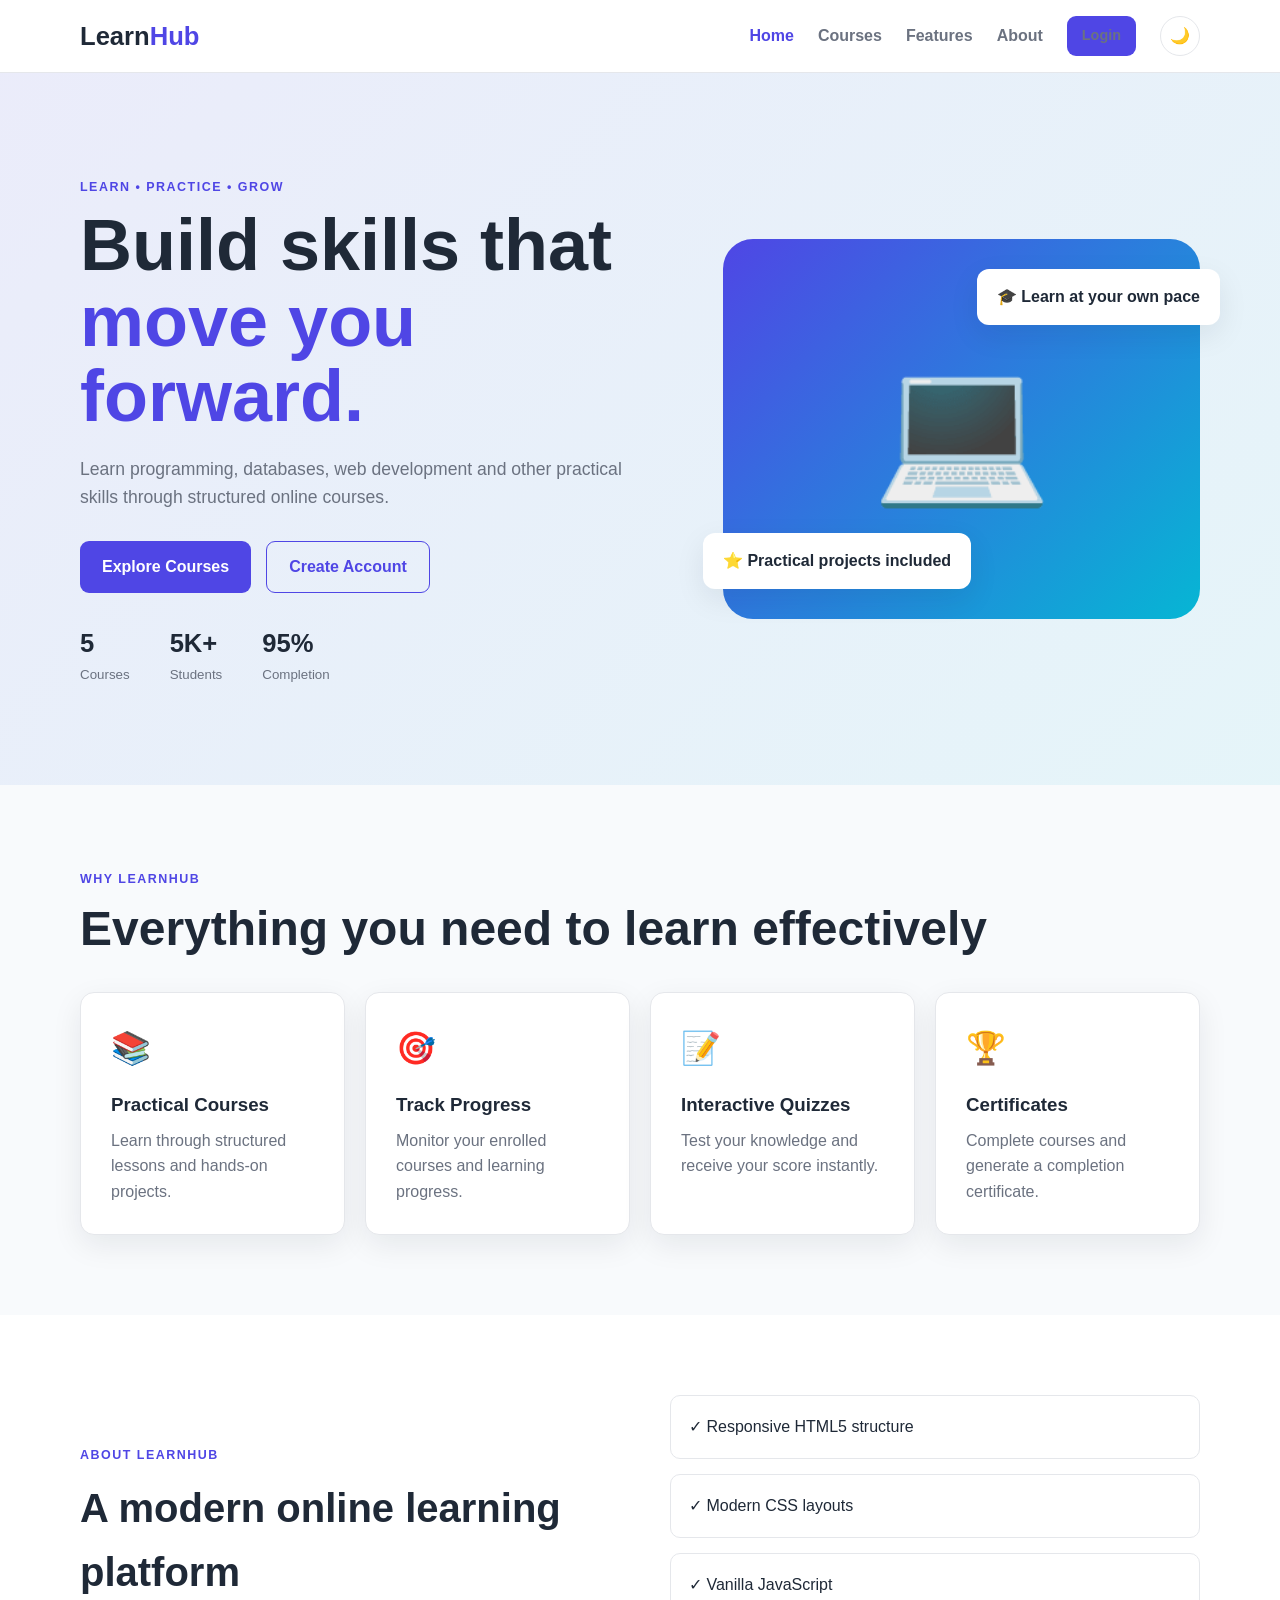
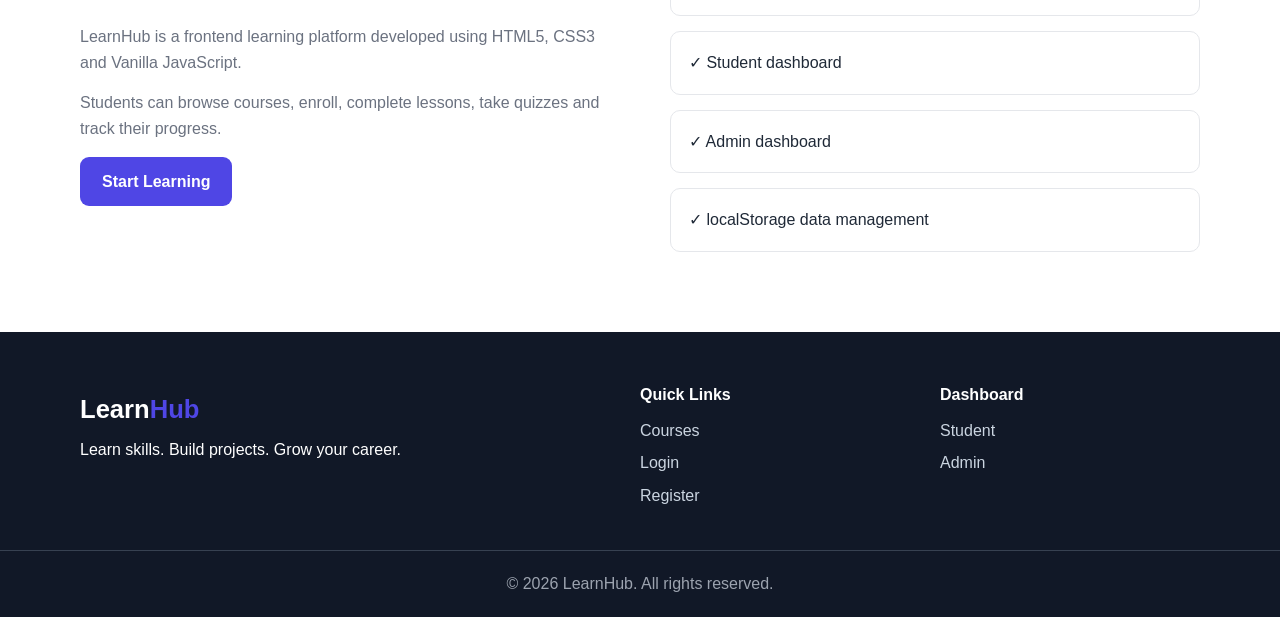
<file: index.html>
<!DOCTYPE html>
<html lang="en">
<head>
    <meta charset="UTF-8">
    <meta name="viewport" content="width=device-width, initial-scale=1.0">

    <title>LearnHub | Online Learning Platform</title>

    <link rel="stylesheet" href="css/style.css">
</head>

<body>

<header class="site-header">

    <nav class="navbar container">

        <a href="index.html" class="logo">
            Learn<span>Hub</span>
        </a>

        <button class="menu-toggle" id="menuToggle">
            ☰
        </button>

        <div class="nav-links" id="navLinks">

            <a href="index.html" class="active">
                Home
            </a>

            <a href="courses.html">
                Courses
            </a>

            <a href="#features">
                Features
            </a>

            <a href="#about">
                About
            </a>

            <a href="login.html" class="btn btn-small">
                Login
            </a>

            <button
                class="theme-btn"
                id="themeToggle"
                type="button">
                🌙
            </button>

        </div>

    </nav>

</header>


<main>

    <!-- HERO SECTION -->

    <section class="hero">

        <div class="container hero-content">

            <div class="hero-text">

                <span class="eyebrow">
                    LEARN • PRACTICE • GROW
                </span>

                <h1>
                    Build skills that
                    <span>move you forward.</span>
                </h1>

                <p>
                    Learn programming, databases, web development
                    and other practical skills through structured
                    online courses.
                </p>

                <div class="hero-actions">

                    <a
                        href="courses.html"
                        class="btn">
                        Explore Courses
                    </a>

                    <a
                        href="register.html"
                        class="btn btn-outline">
                        Create Account
                    </a>

                </div>


                <div class="stats">

                    <div>
                        <strong id="courseCount">
                            0
                        </strong>

                        <small>
                            Courses
                        </small>
                    </div>

                    <div>
                        <strong>
                            5K+
                        </strong>

                        <small>
                            Students
                        </small>
                    </div>

                    <div>
                        <strong>
                            95%
                        </strong>

                        <small>
                            Completion
                        </small>
                    </div>

                </div>

            </div>


            <div class="hero-card">

                <div class="floating-card top">
                    🎓 Learn at your own pace
                </div>

                <div class="hero-illustration">
                    💻
                </div>

                <div class="floating-card bottom">
                    ⭐ Practical projects included
                </div>

            </div>

        </div>

    </section>


    <!-- FEATURES -->

    <section
        class="section"
        id="features">

        <div class="container">

            <div class="section-heading">

                <span class="eyebrow">
                    WHY LEARNHUB
                </span>

                <h2>
                    Everything you need to learn effectively
                </h2>

            </div>


            <div class="feature-grid">

                <article class="feature-card">

                    <div class="icon">
                        📚
                    </div>

                    <h3>
                        Practical Courses
                    </h3>

                    <p>
                        Learn through structured lessons
                        and hands-on projects.
                    </p>

                </article>


                <article class="feature-card">

                    <div class="icon">
                        🎯
                    </div>

                    <h3>
                        Track Progress
                    </h3>

                    <p>
                        Monitor your enrolled courses
                        and learning progress.
                    </p>

                </article>


                <article class="feature-card">

                    <div class="icon">
                        📝
                    </div>

                    <h3>
                        Interactive Quizzes
                    </h3>

                    <p>
                        Test your knowledge and receive
                        your score instantly.
                    </p>

                </article>


                <article class="feature-card">

                    <div class="icon">
                        🏆
                    </div>

                    <h3>
                        Certificates
                    </h3>

                    <p>
                        Complete courses and generate
                        a completion certificate.
                    </p>

                </article>

            </div>

        </div>

    </section>


    <!-- ABOUT -->

    <section
        class="section alt"
        id="about">

        <div class="container about-grid">

            <div>

                <span class="eyebrow">
                    ABOUT LEARNHUB
                </span>

                <h2>
                    A modern online learning platform
                </h2>

                <p>
                    LearnHub is a frontend learning platform
                    developed using HTML5, CSS3 and Vanilla
                    JavaScript.
                </p>

                <p>
                    Students can browse courses, enroll,
                    complete lessons, take quizzes and
                    track their progress.
                </p>

                <a
                    href="courses.html"
                    class="btn">
                    Start Learning
                </a>

            </div>


            <div class="about-list">

                <div>
                    ✓ Responsive HTML5 structure
                </div>

                <div>
                    ✓ Modern CSS layouts
                </div>

                <div>
                    ✓ Vanilla JavaScript
                </div>

                <div>
                    ✓ Student dashboard
                </div>

                <div>
                    ✓ Admin dashboard
                </div>

                <div>
                    ✓ localStorage data management
                </div>

            </div>

        </div>

    </section>

</main>


<!-- FOOTER -->

<footer class="footer">

    <div class="container footer-grid">

        <div>

            <a
                class="logo"
                href="index.html">
                Learn<span>Hub</span>
            </a>

            <p>
                Learn skills. Build projects.
                Grow your career.
            </p>

        </div>


        <div>

            <h4>
                Quick Links
            </h4>

            <a href="courses.html">
                Courses
            </a>

            <a href="login.html">
                Login
            </a>

            <a href="register.html">
                Register
            </a>

        </div>


        <div>

            <h4>
                Dashboard
            </h4>

            <a href="student/dashboard.html">
                Student
            </a>

            <a href="admin/dashboard.html">
                Admin
            </a>

        </div>

    </div>


    <div class="copyright">

        ©
        <span id="year"></span>
        LearnHub.
        All rights reserved.

    </div>

</footer>


<script src="js/main.js"></script>

</body>
</html>
</file>
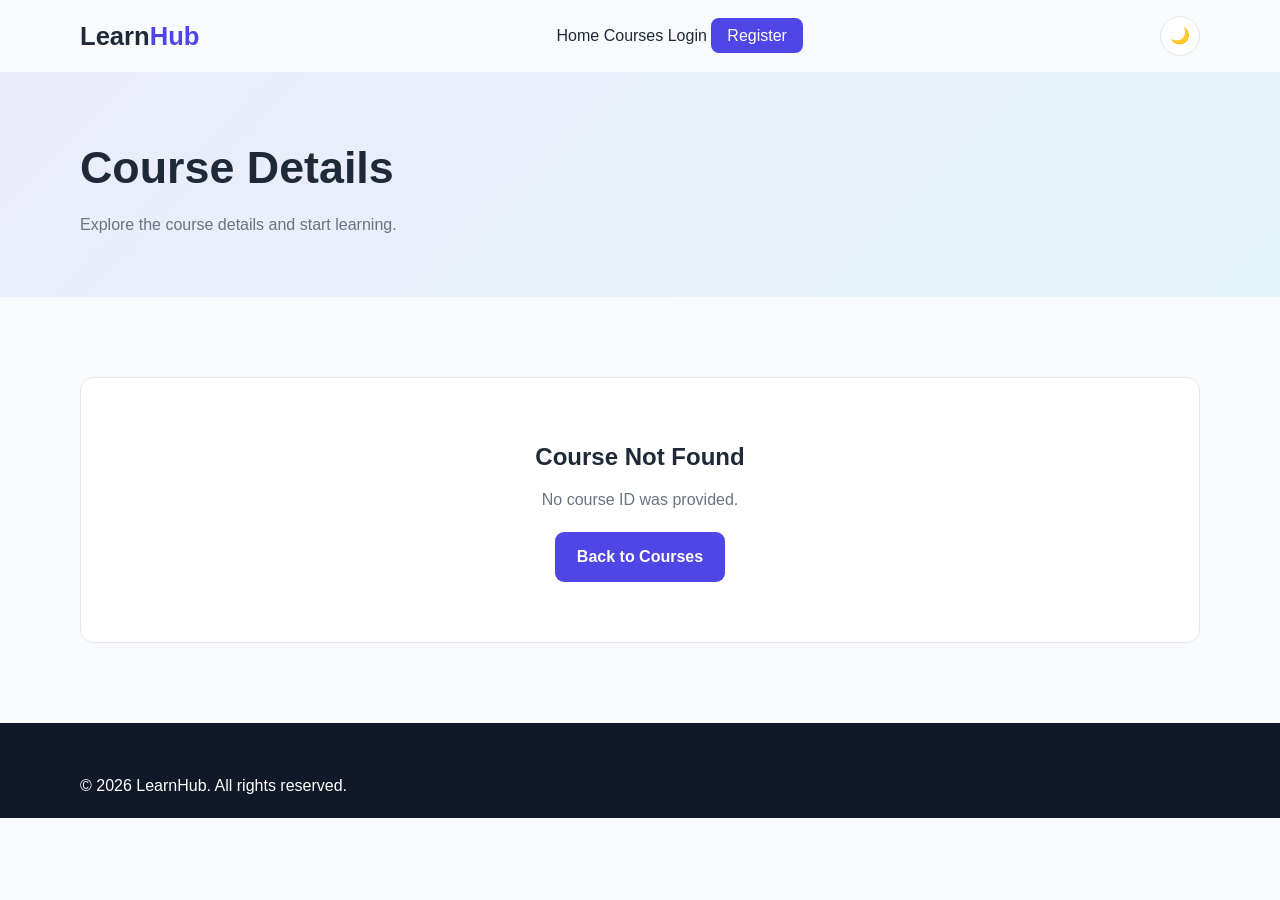
<file: course-details.html>
<!DOCTYPE html>
<html lang="en">
<head>
    <meta charset="UTF-8">
    <meta name="viewport" content="width=device-width, initial-scale=1.0">

    <title>Course Details | LearnHub</title>

    <link rel="stylesheet" href="css/style.css">
</head>

<body>

    <!-- ================= NAVBAR ================= -->
    <header class="navbar">
        <div class="container nav-container">

            <a href="index.html" class="logo">
                Learn<span>Hub</span>
            </a>

            <nav>
                <a href="index.html">Home</a>
                <a href="courses.html">Courses</a>
                <a href="login.html">Login</a>
                <a href="register.html" class="nav-btn">Register</a>
            </nav>

            <button id="themeToggle" class="theme-toggle">
                🌙
            </button>

        </div>
    </header>


    <!-- ================= COURSE DETAILS ================= -->

    <main>

        <section class="page-header">
            <div class="container">

                <h1>Course Details</h1>

                <p>
                    Explore the course details and start learning.
                </p>

            </div>
        </section>


        <section class="section">

            <div class="container">

                <!-- JavaScript will insert course information here -->
                <div id="courseDetails">

                    <div class="empty-state">
                        <h2>Loading course...</h2>
                        <p>Please wait.</p>
                    </div>

                </div>

            </div>

        </section>

    </main>


    <!-- ================= FOOTER ================= -->

    <footer class="footer">

        <div class="container">

            <p>
                © <span id="year"></span> LearnHub. All rights reserved.
            </p>

        </div>

    </footer>


    <!-- IMPORTANT:
         main.js MUST COME FIRST
    -->

    <script src="js/main.js"></script>
    <script src="js/course-details.js"></script>

</body>
</html>
</file>
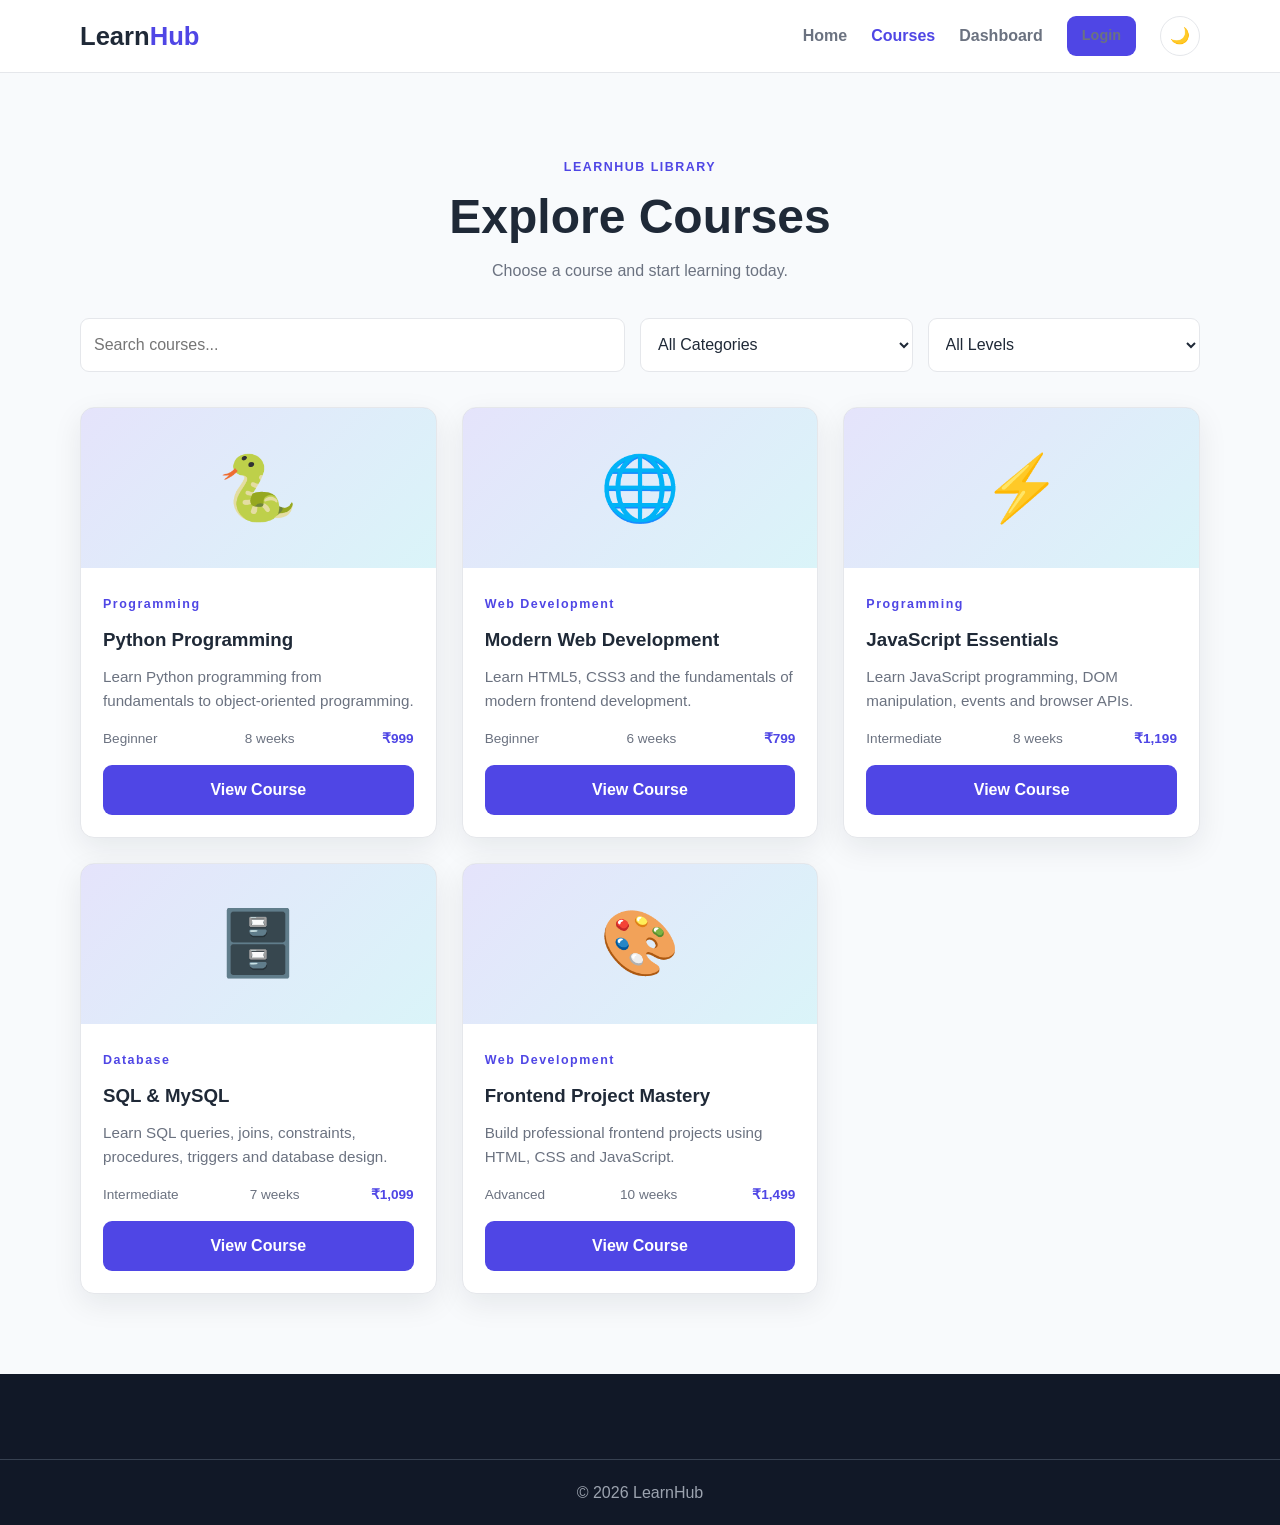
<file: courses.html>
<!DOCTYPE html>
<html lang="en">

<head>

    <meta charset="UTF-8">

    <meta
        name="viewport"
        content="width=device-width, initial-scale=1.0">

    <title>Courses | LearnHub</title>

    <link
        rel="stylesheet"
        href="css/style.css">

</head>

<body>

<header class="site-header">

    <nav class="navbar container">

        <a
            class="logo"
            href="index.html">
            Learn<span>Hub</span>
        </a>


        <button
            class="menu-toggle"
            id="menuToggle">
            ☰
        </button>


        <div
            class="nav-links"
            id="navLinks">

            <a href="index.html">
                Home
            </a>

            <a
                href="courses.html"
                class="active">
                Courses
            </a>

            <a href="student/dashboard.html">
                Dashboard
            </a>

            <a
                href="login.html"
                class="btn btn-small">
                Login
            </a>

            <button
                class="theme-btn"
                id="themeToggle"
                type="button">
                🌙
            </button>

        </div>

    </nav>

</header>


<main class="section">

    <div class="container">

        <div class="section-heading center">

            <span class="eyebrow">
                LEARNHUB LIBRARY
            </span>

            <h1>
                Explore Courses
            </h1>

            <p>
                Choose a course and start learning today.
            </p>

        </div>


        <!-- SEARCH AND FILTER -->

        <div class="filters">

            <input
                type="search"
                id="courseSearch"
                placeholder="Search courses...">


            <select id="categoryFilter">

                <option value="all">
                    All Categories
                </option>

            </select>


            <select id="levelFilter">

                <option value="all">
                    All Levels
                </option>

                <option value="Beginner">
                    Beginner
                </option>

                <option value="Intermediate">
                    Intermediate
                </option>

                <option value="Advanced">
                    Advanced
                </option>

            </select>

        </div>


        <!-- COURSE CARDS -->

        <div
            id="courseGrid"
            class="course-grid">
        </div>


        <div
            id="emptyCourses"
            class="empty hidden">

            No courses match your search.

        </div>

    </div>

</main>


<footer class="footer">

    <div class="copyright">

        ©
        <span id="year"></span>
        LearnHub

    </div>

</footer>


<script src="js/main.js"></script>

<script src="js/courses.js"></script>

</body>

</html>
</file>
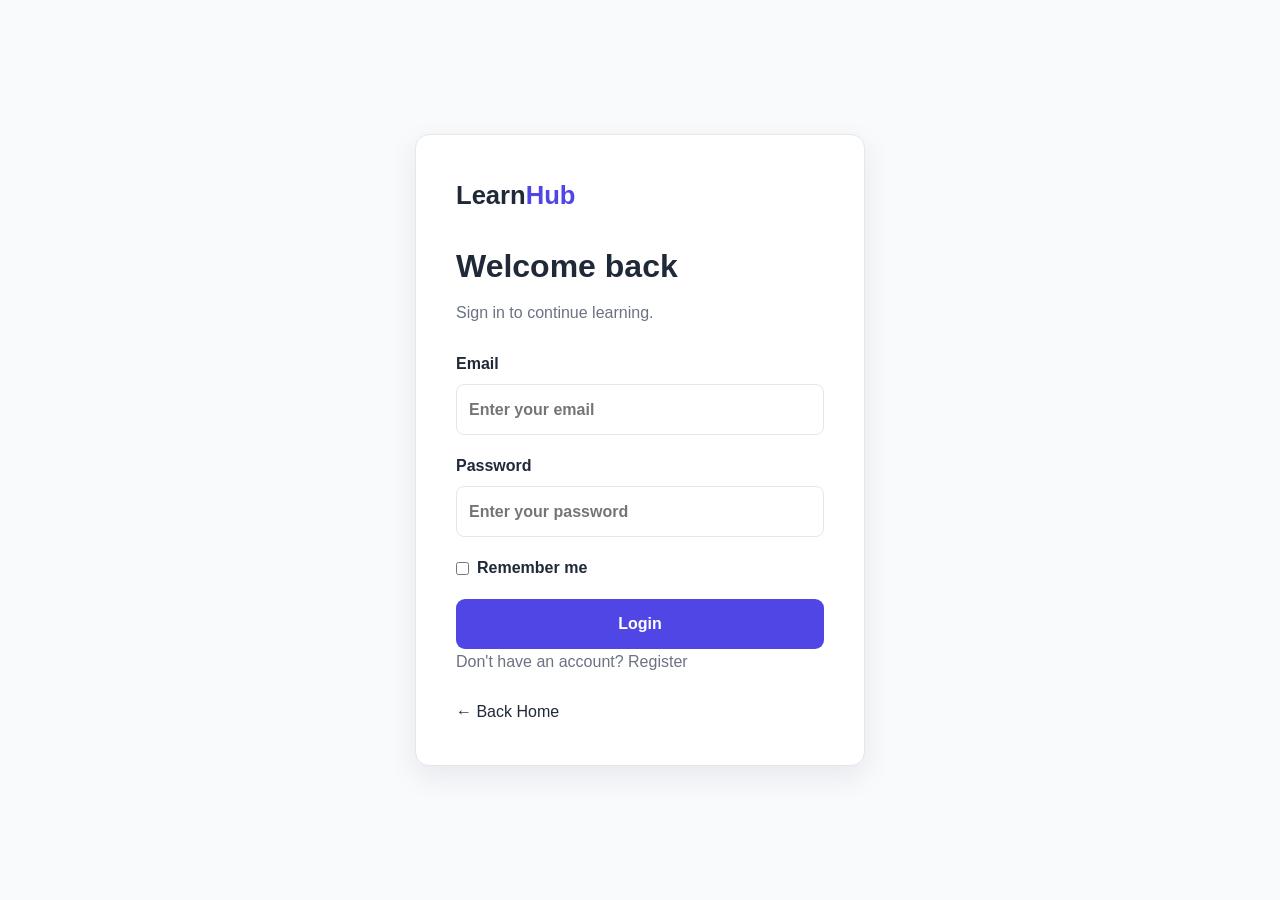
<file: login.html>
<!DOCTYPE html>
<html lang="en">

<head>

    <meta charset="UTF-8">

    <meta
        name="viewport"
        content="width=device-width, initial-scale=1.0">

    <title>
        Login | LearnHub
    </title>

    <link
        rel="stylesheet"
        href="css/style.css">

</head>

<body class="auth-page">

<div class="auth-card">

    <a
        class="logo"
        href="index.html">

        Learn<span>Hub</span>

    </a>


    <h1>
        Welcome back
    </h1>

    <p>
        Sign in to continue learning.
    </p>


    <form id="loginForm">

        <label>

            Email

            <input
                type="email"
                id="loginEmail"
                placeholder="Enter your email"
                required>

        </label>


        <label>

            Password

            <input
                type="password"
                id="loginPassword"
                placeholder="Enter your password"
                required>

        </label>


        <label class="checkbox">

            <input
                type="checkbox"
                id="remember">

            Remember me

        </label>


        <button
            class="btn full"
            type="submit">

            Login

        </button>

    </form>


    <!-- <div class="demo-box">

        <strong>
            Demo Accounts
        </strong>

        <br>

        Student:
        student@learnhub.com

        <br>

        Password:
        student123

        <br><br>

        Admin:
        admin@learnhub.com

        <br>

        Password:
        admin123

    </div> -->


    <p>

        Don't have an account?

        <a href="register.html">
            Register
        </a>

    </p>


    <a href="index.html">
        ← Back Home
    </a>

</div>


<script src="js/main.js"></script>
<script src="js/auth.js"></script>

</body>

</html>
</file>
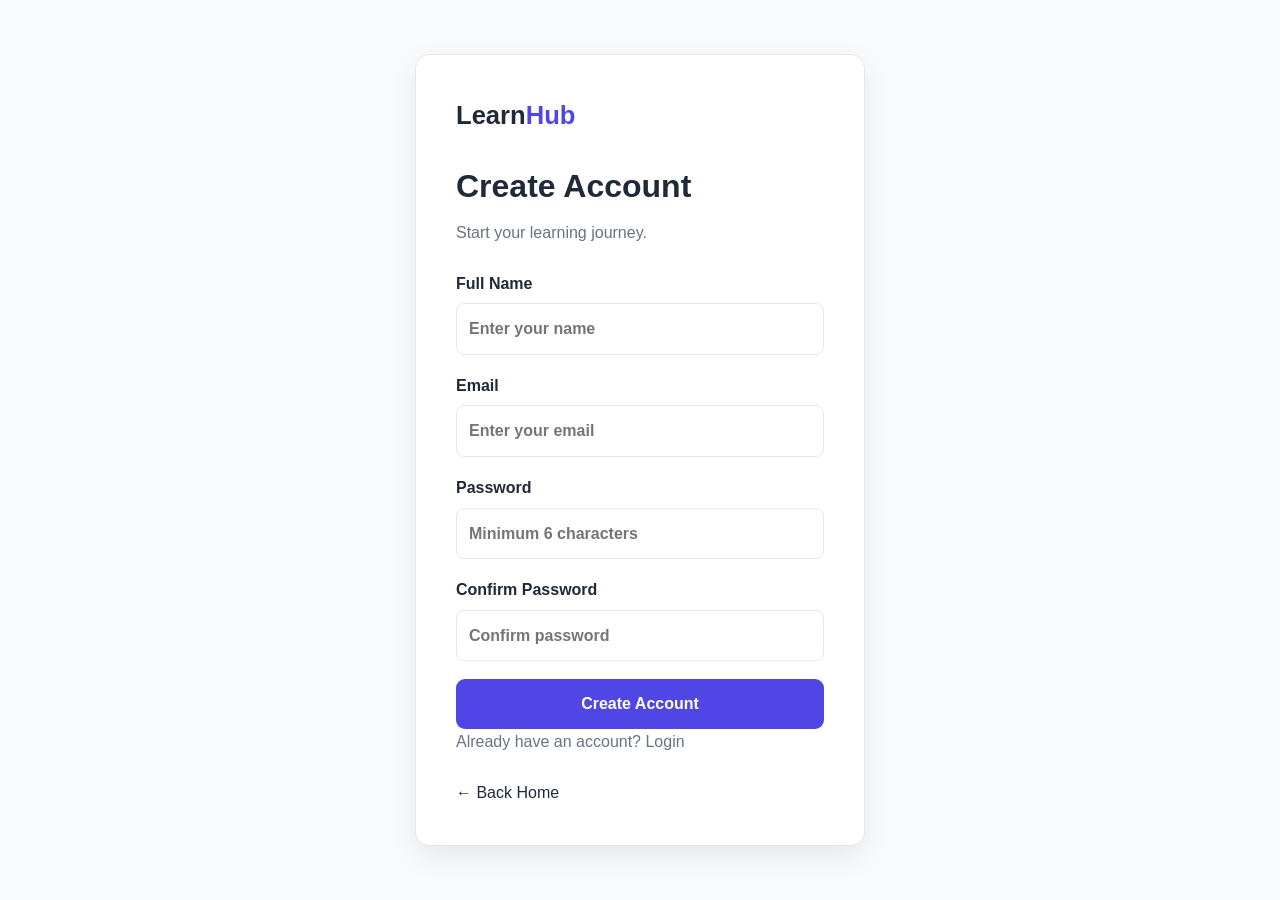
<file: register.html>
<!DOCTYPE html>
<html lang="en">

<head>

    <meta charset="UTF-8">

    <meta
        name="viewport"
        content="width=device-width, initial-scale=1.0">

    <title>
        Register | LearnHub
    </title>

    <link
        rel="stylesheet"
        href="css/style.css">

</head>

<body class="auth-page">

<div class="auth-card">

    <a
        class="logo"
        href="index.html">

        Learn<span>Hub</span>

    </a>


    <h1>
        Create Account
    </h1>

    <p>
        Start your learning journey.
    </p>


    <form id="registerForm">

        <label>

            Full Name

            <input
                type="text"
                id="registerName"
                placeholder="Enter your name"
                required
                minlength="2">

        </label>


        <label>

            Email

            <input
                type="email"
                id="registerEmail"
                placeholder="Enter your email"
                required>

        </label>


        <label>

            Password

            <input
                type="password"
                id="registerPassword"
                placeholder="Minimum 6 characters"
                required
                minlength="6">

        </label>


        <label>

            Confirm Password

            <input
                type="password"
                id="confirmPassword"
                placeholder="Confirm password"
                required>

        </label>


        <button
            class="btn full"
            type="submit">

            Create Account

        </button>

    </form>


    <p>

        Already have an account?

        <a href="login.html">
            Login
        </a>

    </p>


    <a href="index.html">
        ← Back Home
    </a>

</div>


<script src="js/main.js"></script>
<script src="js/auth.js"></script>

</body>

</html>
</file>
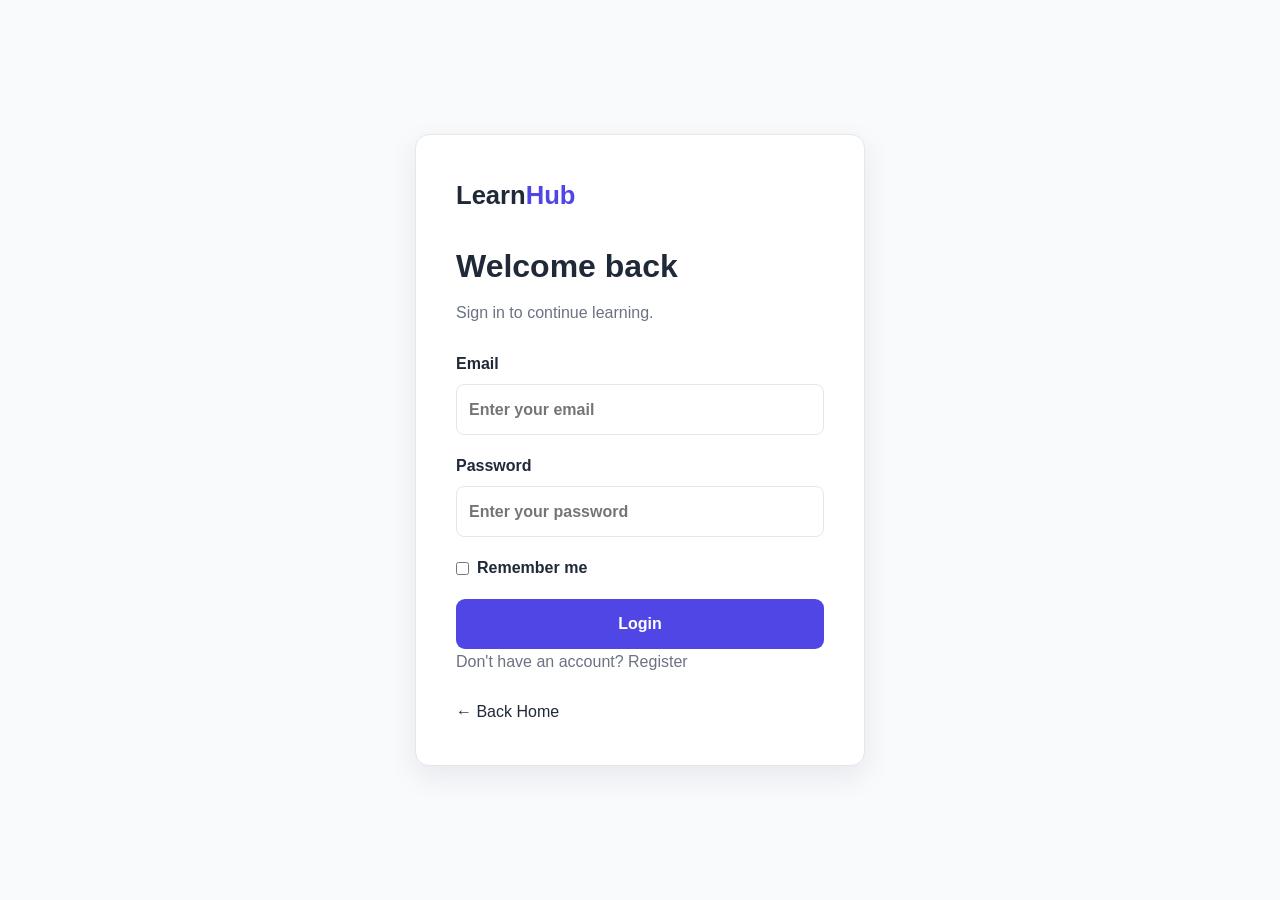
<file: admin/courses.html>
<!DOCTYPE html>
<html lang="en">

<head>

    <meta charset="UTF-8">

    <meta
        name="viewport"
        content="width=device-width, initial-scale=1.0">

    <title>
        Manage Courses | LearnHub
    </title>

    <link
        rel="stylesheet"
        href="../css/style.css">

</head>

<body>

<header class="site-header">

    <nav class="navbar container">

        <a
            href="../index.html"
            class="logo">

            Learn<span>Hub</span>

        </a>

        <div class="nav-links">

            <a href="dashboard.html">
                Dashboard
            </a>

            <a
                href="courses.html"
                class="active">

                Courses

            </a>

            <a href="students.html">
                Students
            </a>

            <a href="payments.html">
                Payments
            </a>

            <button
                class="btn btn-small"
                id="logoutBtn">

                Logout

            </button>

        </div>

    </nav>

</header>


<main class="section">

    <div class="container">

        <div class="page-title-row">

            <div>

                <span class="eyebrow">
                    ADMIN
                </span>

                <h1>
                    Manage Courses
                </h1>

            </div>


            <button
                class="btn"
                id="addCourseBtn">

                + Add Course

            </button>

        </div>


        <div class="table-wrapper">

            <table>

                <thead>

                    <tr>

                        <th>
                            Course
                        </th>

                        <th>
                            Category
                        </th>

                        <th>
                            Level
                        </th>

                        <th>
                            Price
                        </th>

                        <th>
                            Actions
                        </th>

                    </tr>

                </thead>


                <tbody id="courseTable">

                </tbody>

            </table>

        </div>

    </div>

</main>


<!-- COURSE MODAL -->

<div
    id="courseModal"
    class="modal hidden">

    <div class="modal-content">

        <button
            class="modal-close"
            id="closeCourseModal">

            ×

        </button>


        <h2 id="modalTitle">
            Add Course
        </h2>


        <form id="courseForm">

            <input
                type="hidden"
                id="courseId">


            <label>

                Course Title

                <input
                    type="text"
                    id="courseTitle"
                    required>

            </label>


            <label>

                Category

                <select id="courseCategory" required>

                    <option value="Programming">
                        Programming
                    </option>

                    <option value="Web Development">
                        Web Development
                    </option>

                    <option value="Database">
                        Database
                    </option>

                </select>

            </label>


            <label>

                Level

                <select id="courseLevel" required>

                    <option value="Beginner">
                        Beginner
                    </option>

                    <option value="Intermediate">
                        Intermediate
                    </option>

                    <option value="Advanced">
                        Advanced
                    </option>

                </select>

            </label>


            <label>

                Price

                <input
                    type="number"
                    id="coursePrice"
                    min="0"
                    required>

            </label>


            <label>

                Duration

                <input
                    type="text"
                    id="courseDuration"
                    placeholder="8 weeks"
                    required>

            </label>


            <label>

                Description

                <textarea
                    id="courseDescription"
                    rows="5"
                    required>
                </textarea>

            </label>


            <button
                type="submit"
                class="btn full">

                Save Course

            </button>

        </form>

    </div>

</div>


<script src="../js/main.js"></script>
<script src="../js/admin.js"></script>

</body>
</html>
</file>
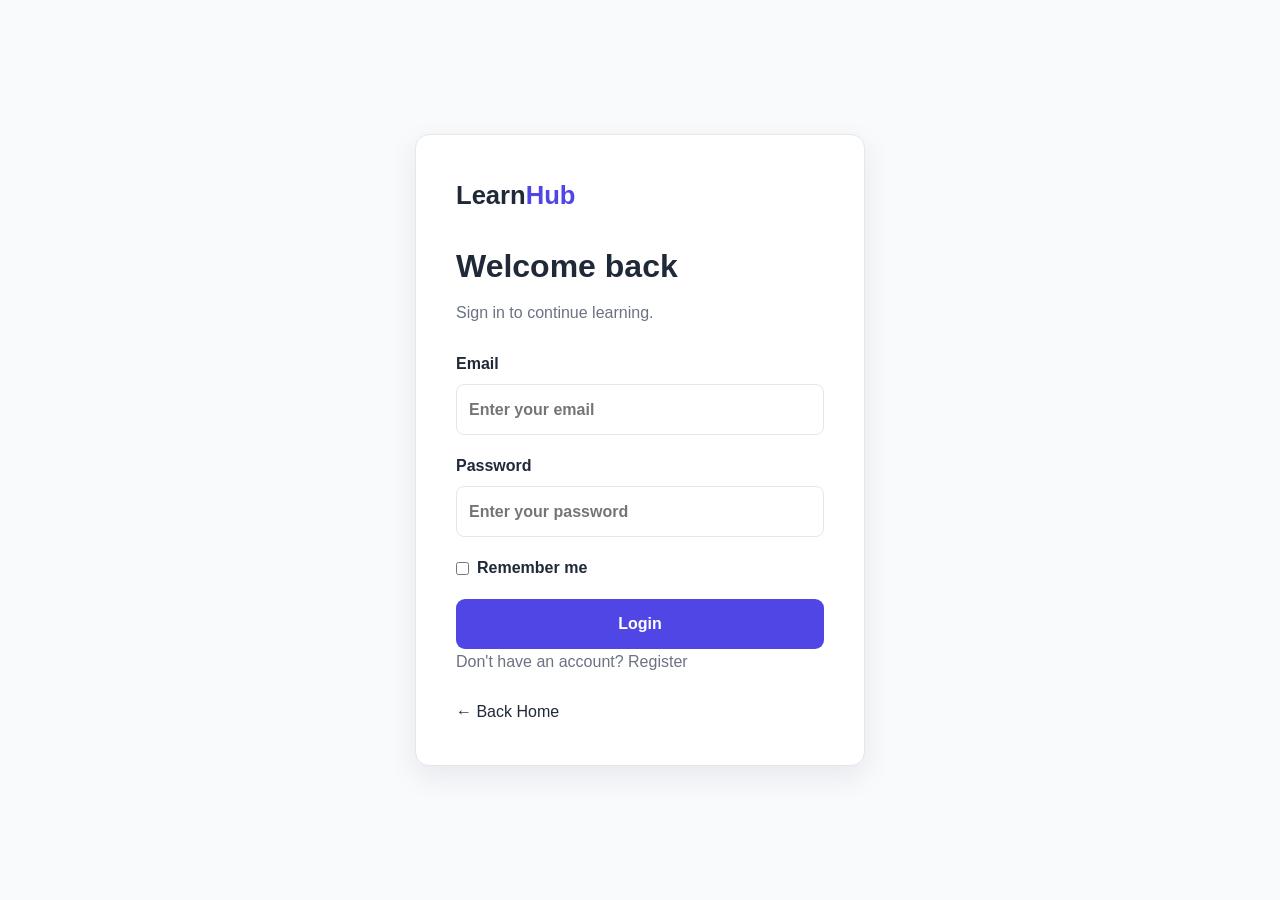
<file: admin/dashboard.html>
<!DOCTYPE html>
<html lang="en">

<head>

    <meta charset="UTF-8">

    <meta
        name="viewport"
        content="width=device-width, initial-scale=1.0">

    <title>
        Admin Dashboard | LearnHub
    </title>

    <link
        rel="stylesheet"
        href="../css/style.css">

</head>

<body>

<header class="site-header">

    <nav class="navbar container">

        <a
            href="../index.html"
            class="logo">

            Learn<span>Hub</span>

        </a>


        <div class="nav-links">

            <a
                href="dashboard.html"
                class="active">

                Dashboard

            </a>

            <a href="courses.html">
                Courses
            </a>

            <a href="students.html">
                Students
            </a>

            <a href="payments.html">
                Payments
            </a>

            <button
                class="btn btn-small"
                id="logoutBtn">

                Logout

            </button>

        </div>

    </nav>

</header>


<main class="section">

    <div class="container">

        <div class="dashboard-header">

            <div>

                <span class="eyebrow">
                    ADMIN PANEL
                </span>

                <h1>
                    Admin Dashboard
                </h1>

                <p>
                    Manage courses, students and payments.
                </p>

            </div>

        </div>


        <div class="dashboard-stats">

            <div class="stat-card">

                <span>📚</span>

                <strong id="adminCourses">
                    0
                </strong>

                <small>
                    Courses
                </small>

            </div>


            <div class="stat-card">

                <span>👨‍🎓</span>

                <strong id="adminStudents">
                    0
                </strong>

                <small>
                    Students
                </small>

            </div>


            <div class="stat-card">

                <span>📈</span>

                <strong id="adminEnrollments">
                    0
                </strong>

                <small>
                    Enrollments
                </small>

            </div>


            <div class="stat-card">

                <span>💰</span>

                <strong id="adminRevenue">
                    ₹0
                </strong>

                <small>
                    Revenue
                </small>

            </div>

        </div>


        <div class="admin-links">

            <a
                href="courses.html"
                class="admin-link">

                <span>📚</span>

                <div>

                    <h3>
                        Manage Courses
                    </h3>

                    <p>
                        Add, edit and delete courses.
                    </p>

                </div>

            </a>


            <a
                href="students.html"
                class="admin-link">

                <span>👨‍🎓</span>

                <div>

                    <h3>
                        Manage Students
                    </h3>

                    <p>
                        View registered students.
                    </p>

                </div>

            </a>


            <a
                href="payments.html"
                class="admin-link">

                <span>💳</span>

                <div>

                    <h3>
                        Payment Management
                    </h3>

                    <p>
                        View course payment records.
                    </p>

                </div>

            </a>

        </div>

    </div>

</main>


<script src="../js/main.js"></script>
<script src="../js/admin.js"></script>

</body>
</html>
</file>
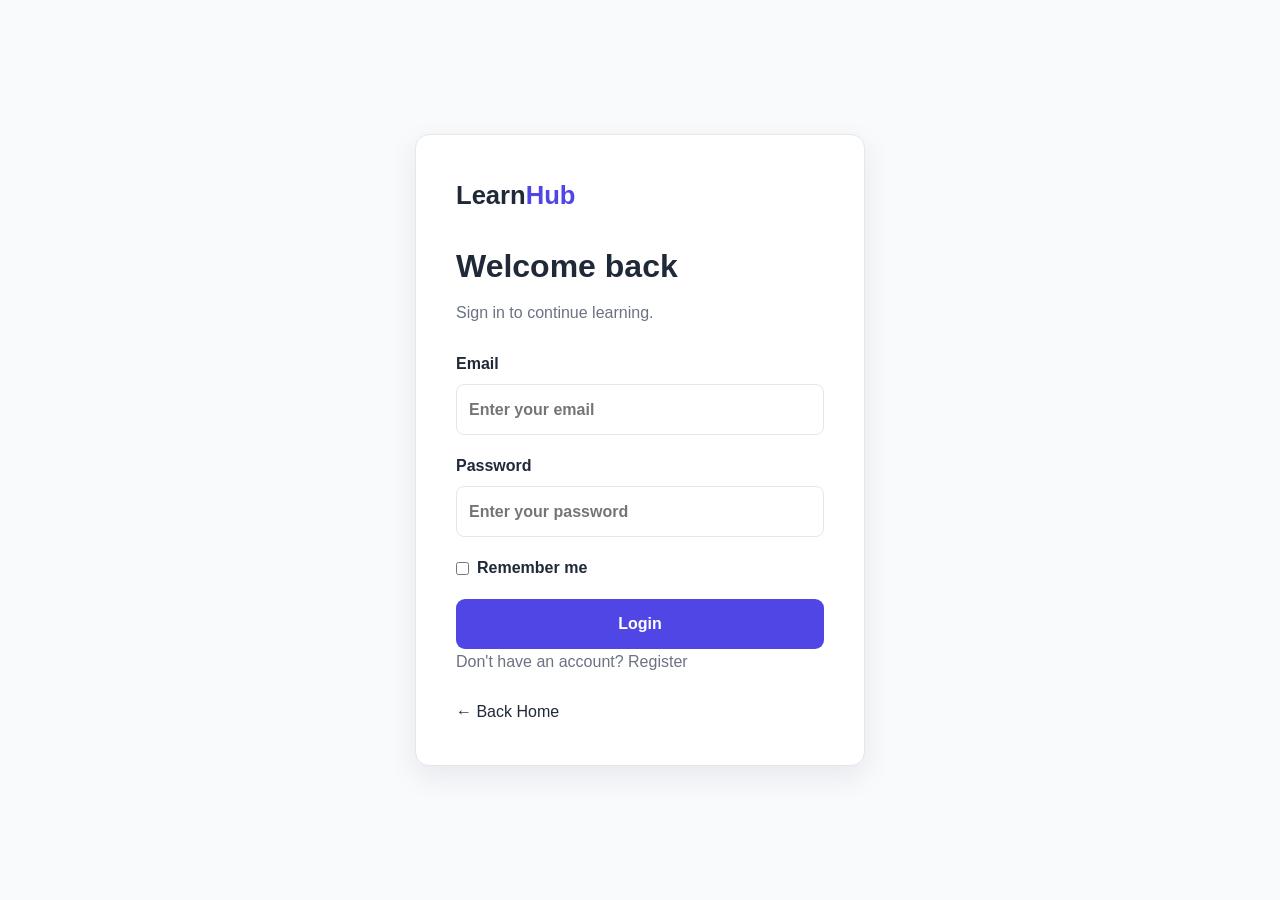
<file: admin/payments.html>
<!DOCTYPE html>
<html lang="en">

<head>

    <meta charset="UTF-8">

    <meta
        name="viewport"
        content="width=device-width, initial-scale=1.0">

    <title>
        Payments | LearnHub
    </title>

    <link
        rel="stylesheet"
        href="../css/style.css">

</head>

<body>

<header class="site-header">

    <nav class="navbar container">

        <a
            href="../index.html"
            class="logo">

            Learn<span>Hub</span>

        </a>


        <div class="nav-links">

            <a href="dashboard.html">
                Dashboard
            </a>

            <a href="courses.html">
                Courses
            </a>

            <a href="students.html">
                Students
            </a>

            <a
                href="payments.html"
                class="active">

                Payments

            </a>

            <button
                class="btn btn-small"
                id="logoutBtn">

                Logout

            </button>

        </div>

    </nav>

</header>


<main class="section">

    <div class="container">

        <div class="page-title-row">

            <div>

                <span class="eyebrow">
                    ADMIN
                </span>

                <h1>
                    Payment Management
                </h1>

            </div>


            <div class="revenue-box">

                Total Revenue:

                <strong id="paymentTotal">
                    ₹0
                </strong>

            </div>

        </div>


        <div class="table-wrapper">

            <table>

                <thead>

                    <tr>

                        <th>
                            Student
                        </th>

                        <th>
                            Course
                        </th>

                        <th>
                            Amount
                        </th>

                        <th>
                            Date
                        </th>

                        <th>
                            Status
                        </th>

                    </tr>

                </thead>


                <tbody id="paymentTable">
                </tbody>

            </table>

        </div>

    </div>

</main>


<script src="../js/main.js"></script>
<script src="../js/admin.js"></script>

</body>
</html>
</file>
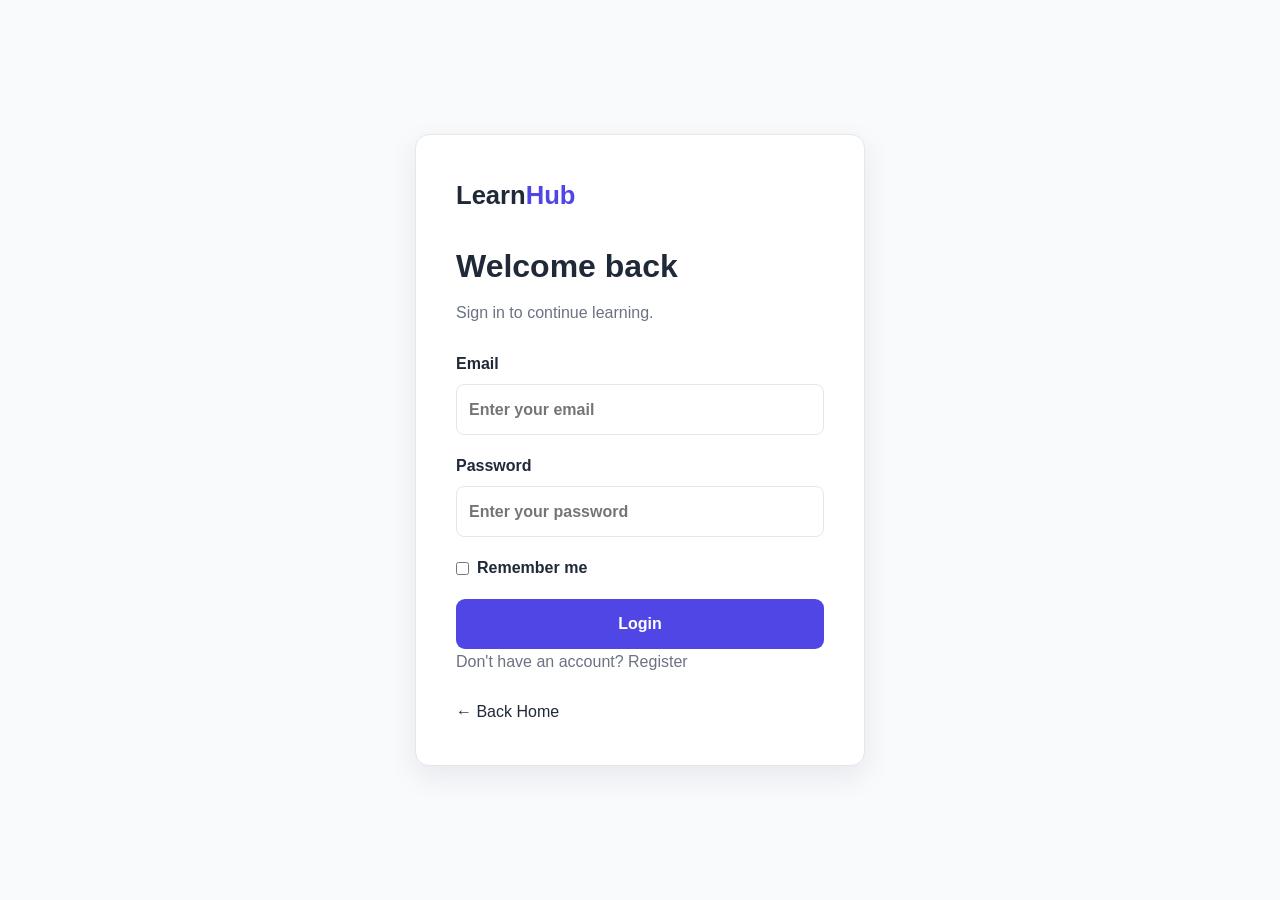
<file: admin/students.html>
<!DOCTYPE html>
<html lang="en">

<head>

    <meta charset="UTF-8">

    <meta
        name="viewport"
        content="width=device-width, initial-scale=1.0">

    <title>
        Students | LearnHub
    </title>

    <link
        rel="stylesheet"
        href="../css/style.css">

</head>

<body>

<header class="site-header">

    <nav class="navbar container">

        <a
            href="../index.html"
            class="logo">

            Learn<span>Hub</span>

        </a>


        <div class="nav-links">

            <a href="dashboard.html">
                Dashboard
            </a>

            <a href="courses.html">
                Courses
            </a>

            <a
                href="students.html"
                class="active">

                Students

            </a>

            <a href="payments.html">
                Payments
            </a>

            <button
                class="btn btn-small"
                id="logoutBtn">

                Logout

            </button>

        </div>

    </nav>

</header>


<main class="section">

    <div class="container">

        <div class="section-heading">

            <span class="eyebrow">
                ADMIN
            </span>

            <h1>
                Registered Students
            </h1>

        </div>


        <div class="table-wrapper">

            <table>

                <thead>

                    <tr>

                        <th>
                            Name
                        </th>

                        <th>
                            Email
                        </th>

                        <th>
                            Joined
                        </th>

                        <th>
                            Role
                        </th>

                    </tr>

                </thead>


                <tbody id="studentTable">
                </tbody>

            </table>

        </div>

    </div>

</main>


<script src="../js/main.js"></script>
<script src="../js/admin.js"></script>

</body>
</html>
</file>
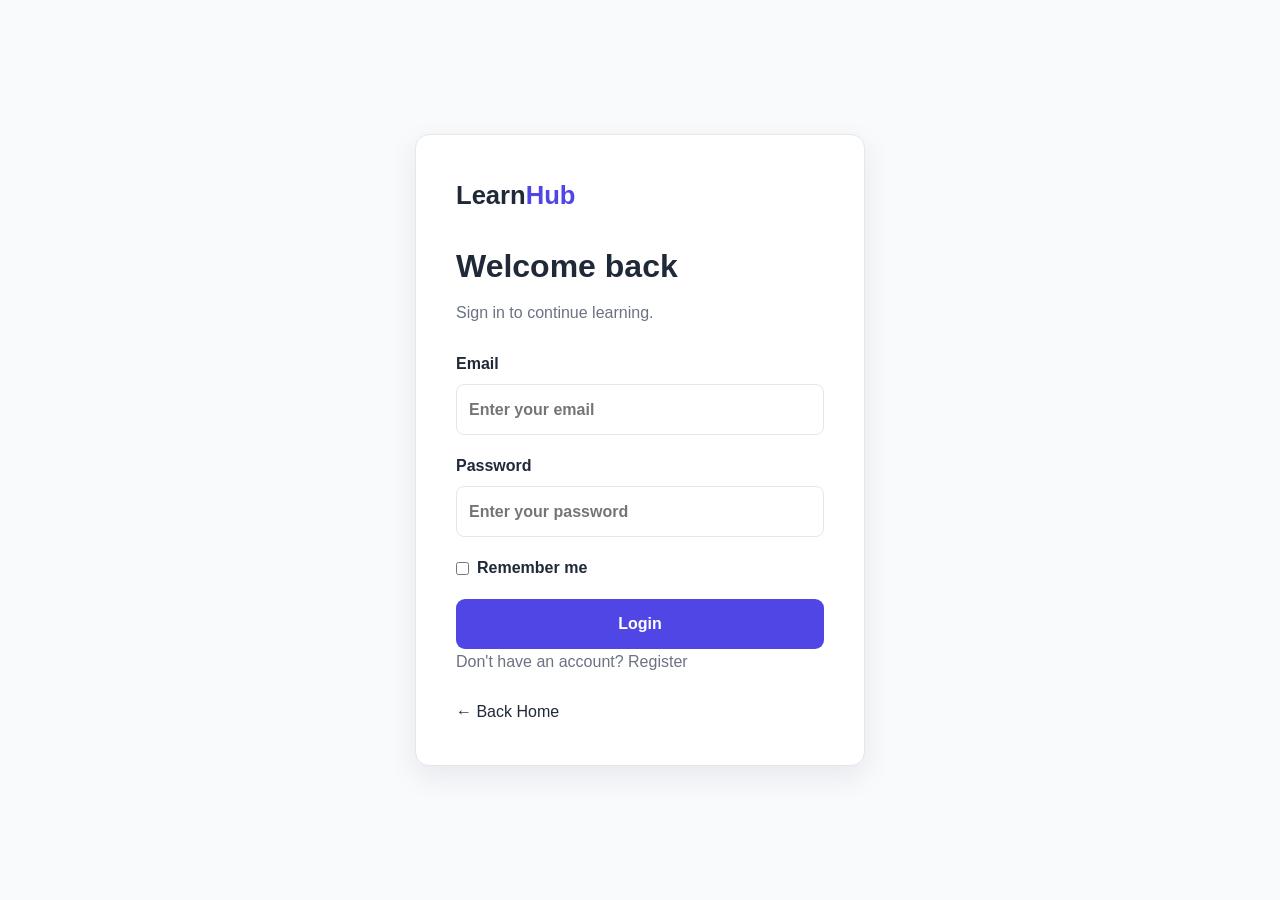
<file: student/certificate.html>
<!DOCTYPE html>
<html lang="en">

<head>
    <meta charset="UTF-8">
    <meta name="viewport" content="width=device-width, initial-scale=1.0">

    <title>Certificate | LearnHub</title>

    <link rel="stylesheet" href="../css/style.css">
</head>

<body>

    <!-- ================= NAVBAR ================= -->

    <header class="navbar">

        <div class="container nav-container">

            <a href="../index.html" class="logo">
                Learn<span>Hub</span>
            </a>

            <a href="dashboard.html" class="btn btn-primary">
                Dashboard
            </a>

        </div>

    </header>


    <!-- ================= CERTIFICATE ================= -->

    <main class="certificate-page">

        <div class="certificate-wrapper">

            <div class="certificate">

                <!-- Decorative Border -->

                <div class="certificate-border">

                    <div class="certificate-content">

                        <div class="certificate-logo">
                            Learn<span>Hub</span>
                        </div>


                        <p class="certificate-label">
                            CERTIFICATE OF COMPLETION
                        </p>


                        <h1>
                            Certificate
                        </h1>


                        <p class="certificate-text">
                            This certificate is proudly presented to
                        </p>


                        <h2 id="certName">
                            Student Name
                        </h2>


                        <p class="certificate-text">
                            for successfully completing the course
                        </p>


                        <h3 id="certCourse">
                            Course Name
                        </h3>


                        <p class="certificate-date">
                            Date of Completion:
                            <strong id="certDate"></strong>
                        </p>


                        <div class="certificate-footer">

                            <div>
                                <strong>LearnHub</strong>
                                <span>Learning Platform</span>
                            </div>

                        </div>

                    </div>

                </div>

            </div>


            <!-- Print Button -->

            <div class="certificate-actions">

                <button
                    onclick="window.print()"
                    class="btn btn-primary"
                >
                    🖨 Print Certificate
                </button>

                <a
                    href="dashboard.html"
                    class="btn btn-secondary"
                >
                    Back to Dashboard
                </a>

            </div>

        </div>

    </main>


    <!-- ================= JAVASCRIPT ================= -->

    <!-- main.js MUST load first -->
    <script src="../js/main.js"></script>

    <script src="../js/certificate.js"></script>

</body>

</html>
</file>
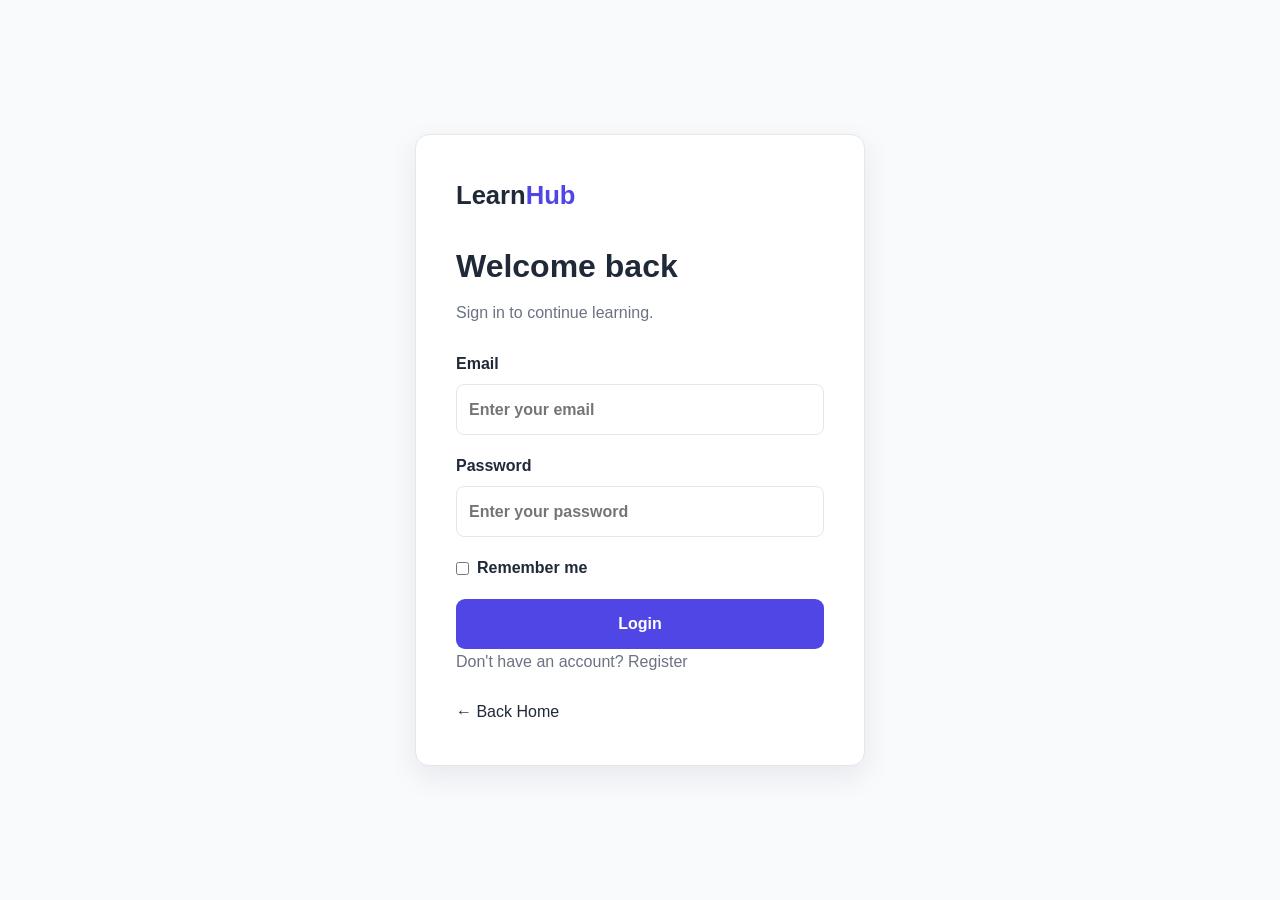
<file: student/dashboard.html>
<!DOCTYPE html>
<html lang="en">

<head>
    <meta charset="UTF-8">
    <meta name="viewport" content="width=device-width, initial-scale=1.0">

    <title>Student Dashboard | LearnHub</title>

    <link rel="stylesheet" href="../css/style.css">
</head>

<body>

<header class="site-header">

    <nav class="navbar container">

        <a href="../index.html" class="logo">
            Learn<span>Hub</span>
        </a>

        <button class="menu-toggle" id="menuToggle">
            ☰
        </button>

        <div class="nav-links" id="navLinks">

            <a href="dashboard.html" class="active">
                Dashboard
            </a>

            <a href="my-courses.html">
                My Courses
            </a>

            <a href="profile.html">
                Profile
            </a>

            <a href="../courses.html">
                Browse Courses
            </a>

            <button
                class="theme-btn"
                id="themeToggle"
                type="button">
                🌙
            </button>

            <button
                class="btn btn-small"
                id="logoutBtn"
                type="button">
                Logout
            </button>

        </div>

    </nav>

</header>


<main class="section">

    <div class="container">

        <div class="dashboard-header">

            <div>

                <span class="eyebrow">
                    STUDENT DASHBOARD
                </span>

                <h1>
                    Welcome,
                    <span id="studentName">
                        Student
                    </span>
                </h1>

                <p>
                    Continue learning and track your progress.
                </p>

            </div>

        </div>


        <div class="dashboard-stats">

            <div class="stat-card">
                <span>📚</span>
                <strong id="enrolledCount">0</strong>
                <small>Enrolled Courses</small>
            </div>

            <div class="stat-card">
                <span>🏆</span>
                <strong id="completedCount">0</strong>
                <small>Completed Courses</small>
            </div>

            <div class="stat-card">
                <span>📈</span>
                <strong id="averageProgress">0%</strong>
                <small>Average Progress</small>
            </div>

        </div>


        <div class="section-heading">

            <h2>
                My Learning
            </h2>

        </div>


        <div
            id="dashboardCourses"
            class="course-grid">
        </div>

    </div>

</main>


<footer class="footer">

    <div class="copyright">
        © <span id="year"></span> LearnHub
    </div>

</footer>


<script src="../js/main.js"></script>
<script src="../js/student.js"></script>

</body>
</html>
</file>
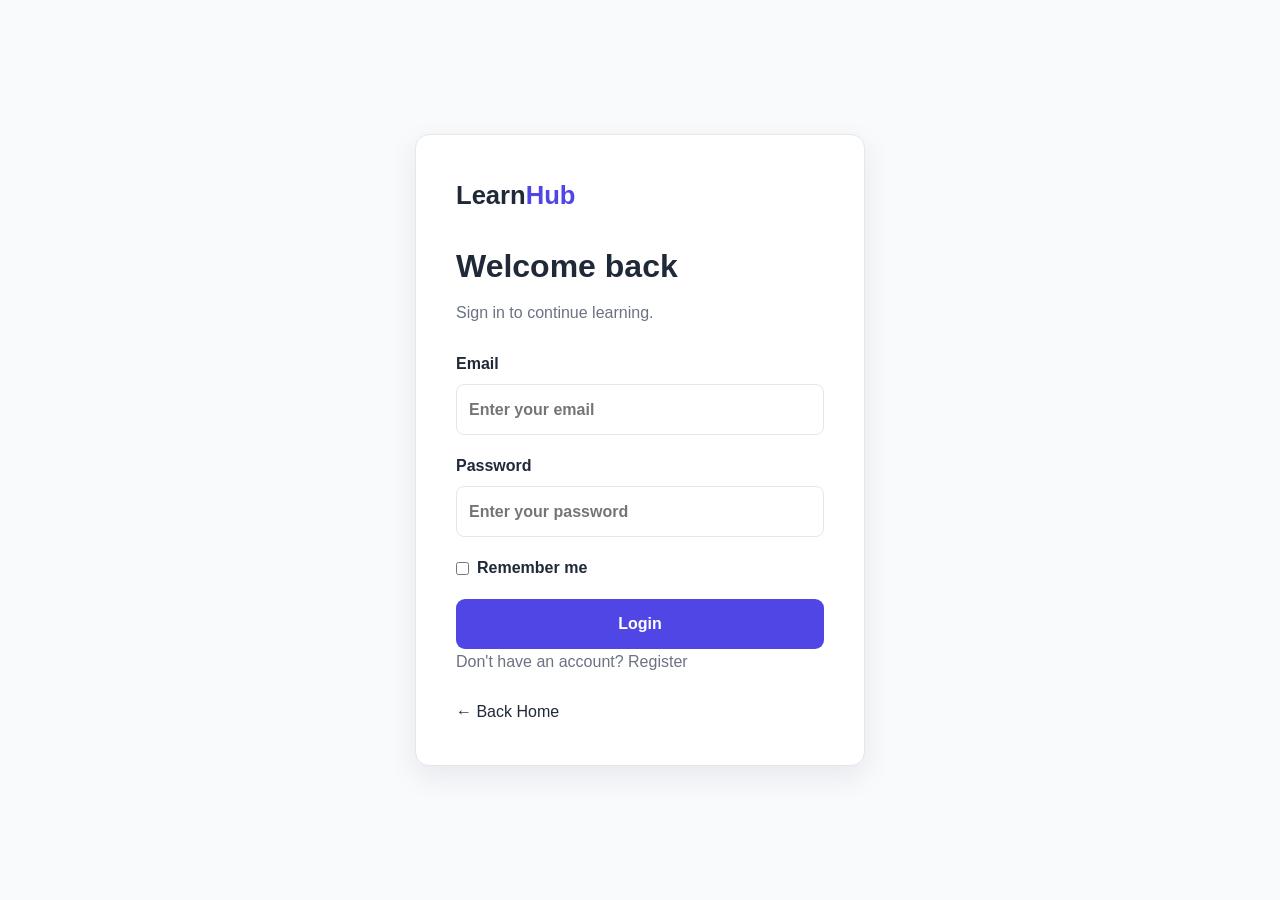
<file: student/lesson.html>
<!DOCTYPE html>
<html lang="en">

<head>

    <meta charset="UTF-8">

    <meta
        name="viewport"
        content="width=device-width, initial-scale=1.0">

    <title>
        Lesson | LearnHub
    </title>

    <link
        rel="stylesheet"
        href="../css/style.css">

</head>

<body>

<header class="site-header">

    <nav class="navbar container">

        <a
            href="../index.html"
            class="logo">

            Learn<span>Hub</span>

        </a>

        <a
            href="my-courses.html"
            class="btn btn-small">

            ← My Courses

        </a>

    </nav>

</header>


<main class="section">

    <div class="container lesson-layout">

        <aside>

            <h3>
                Course Lessons
            </h3>

            <div id="lessonList">
            </div>

        </aside>


        <section>

            <div id="lessonContent">
            </div>

        </section>

    </div>

</main>


<script src="../js/main.js"></script>
<script src="../js/lesson.js"></script>

</body>
</html>
</file>
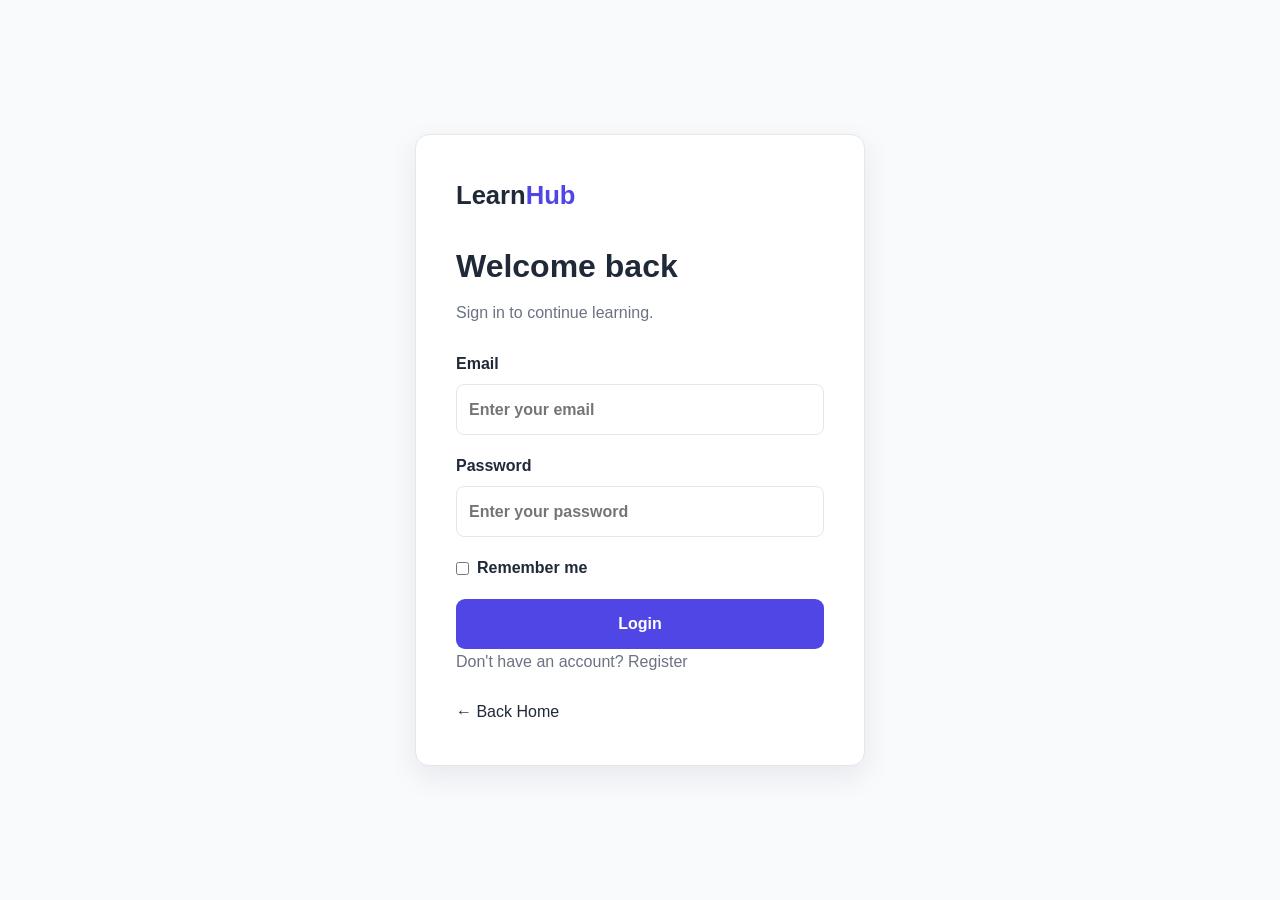
<file: student/my-courses.html>
<!DOCTYPE html>
<html lang="en">

<head>

    <meta charset="UTF-8">

    <meta
        name="viewport"
        content="width=device-width, initial-scale=1.0">

    <title>
        My Courses | LearnHub
    </title>

    <link
        rel="stylesheet"
        href="../css/style.css">

</head>

<body>

<header class="site-header">

    <nav class="navbar container">

        <a
            href="../index.html"
            class="logo">

            Learn<span>Hub</span>

        </a>


        <div class="nav-links">

            <a href="dashboard.html">
                Dashboard
            </a>

            <a
                href="my-courses.html"
                class="active">

                My Courses

            </a>

            <a href="profile.html">
                Profile
            </a>

            <a href="../courses.html">
                Browse Courses
            </a>

            <button
                class="btn btn-small"
                id="logoutBtn">

                Logout

            </button>

        </div>

    </nav>

</header>


<main class="section">

    <div class="container">

        <div class="section-heading">

            <span class="eyebrow">
                MY LEARNING
            </span>

            <h1>
                My Courses
            </h1>

        </div>


        <div
            id="myCourses"
            class="course-grid">
        </div>


        <div
            id="myCoursesEmpty"
            class="empty hidden">

            <h3>
                No courses yet
            </h3>

            <p>
                Browse our courses and start learning.
            </p>

            <a
                href="../courses.html"
                class="btn">

                Browse Courses

            </a>

        </div>

    </div>

</main>


<script src="../js/main.js"></script>
<script src="../js/student.js"></script>

</body>
</html>
</file>
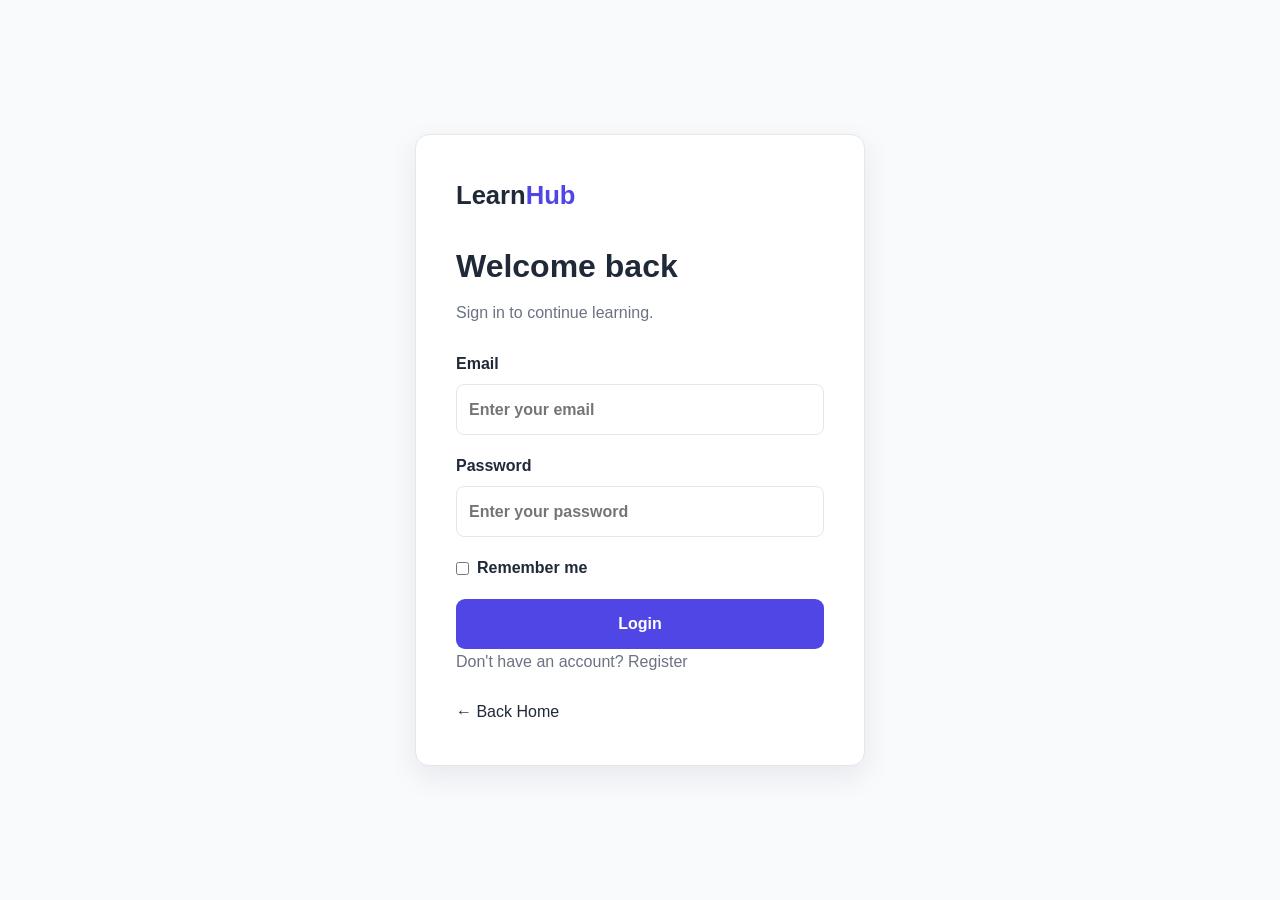
<file: student/profile.html>
<!DOCTYPE html>
<html lang="en">

<head>

    <meta charset="UTF-8">

    <meta
        name="viewport"
        content="width=device-width, initial-scale=1.0">

    <title>
        Profile | LearnHub
    </title>

    <link
        rel="stylesheet"
        href="../css/style.css">

</head>

<body>

<header class="site-header">

    <nav class="navbar container">

        <a
            href="../index.html"
            class="logo">

            Learn<span>Hub</span>

        </a>

        <div class="nav-links">

            <a href="dashboard.html">
                Dashboard
            </a>

            <a href="my-courses.html">
                My Courses
            </a>

            <a
                href="profile.html"
                class="active">

                Profile

            </a>

            <button
                class="btn btn-small"
                id="logoutBtn">

                Logout

            </button>

        </div>

    </nav>

</header>


<main class="section">

    <div class="container">

        <div class="section-heading">

            <span class="eyebrow">
                ACCOUNT
            </span>

            <h1>
                My Profile
            </h1>

        </div>


        <div class="form-card">

            <form id="profileForm">

                <label>

                    Full Name

                    <input
                        type="text"
                        id="profileName"
                        required>

                </label>


                <label>

                    Email

                    <input
                        type="email"
                        id="profileEmail"
                        disabled>

                </label>


                <label>

                    Bio

                    <textarea
                        id="profileBio"
                        rows="5"
                        placeholder="Tell us about yourself">
                    </textarea>

                </label>


                <button
                    type="submit"
                    class="btn">

                    Save Changes

                </button>

            </form>

        </div>

    </div>

</main>


<script src="../js/main.js"></script>
<script src="../js/student.js"></script>

</body>
</html>
</file>
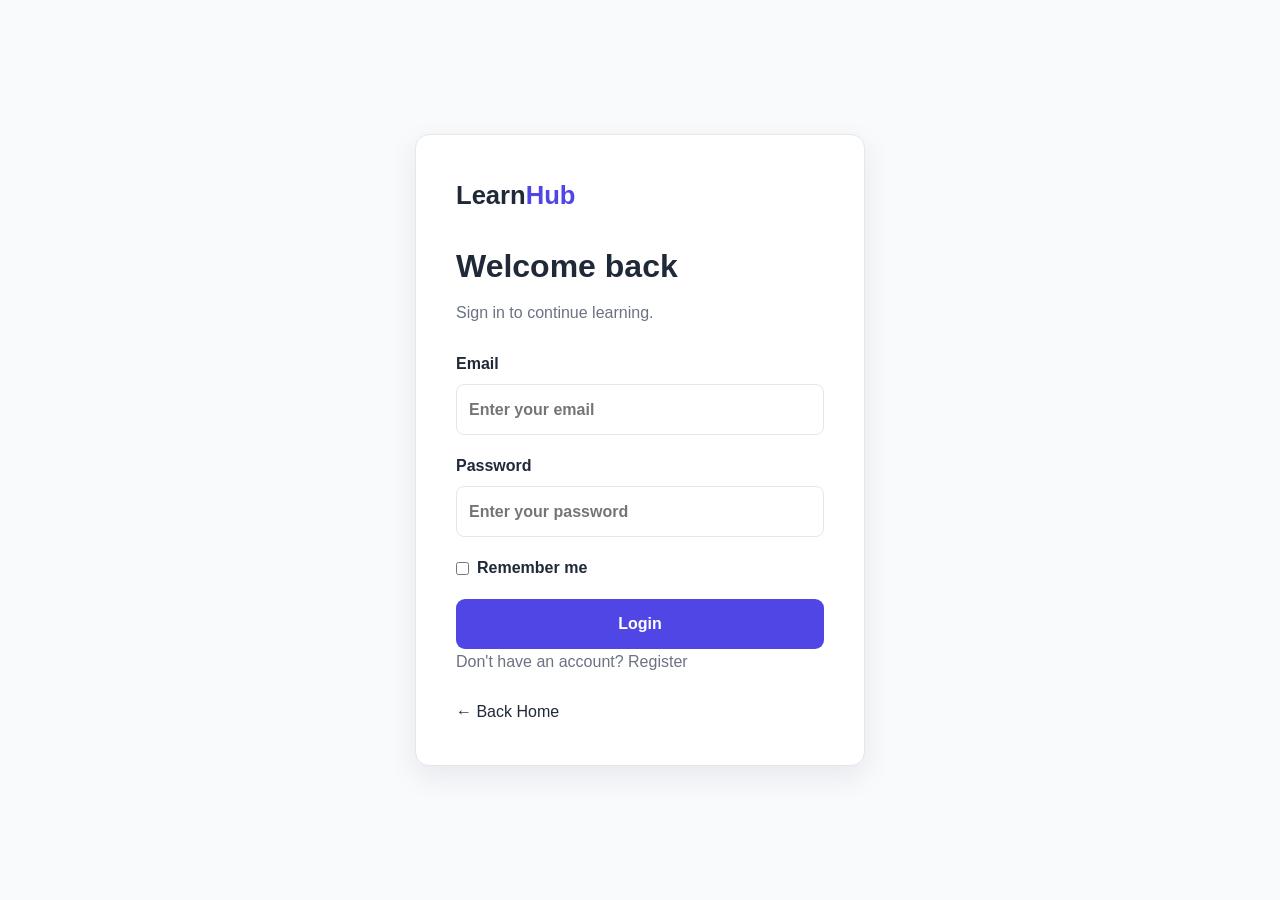
<file: student/quiz.html>
<!DOCTYPE html>
<html lang="en">

<head>

    <meta charset="UTF-8">

    <meta
        name="viewport"
        content="width=device-width, initial-scale=1.0">

    <title>
        Quiz | LearnHub
    </title>

    <link
        rel="stylesheet"
        href="../css/style.css">

</head>

<body>

<header class="site-header">

    <nav class="navbar container">

        <a
            href="../index.html"
            class="logo">

            Learn<span>Hub</span>

        </a>

        <a
            href="my-courses.html"
            class="btn btn-small">

            ← My Courses

        </a>

    </nav>

</header>


<main class="section">

    <div
        class="container"
        id="quizContainer">

        <!-- Quiz loaded by JavaScript -->

    </div>

</main>


<script src="../js/main.js"></script>
<script src="../js/quiz.js"></script>

</body>
</html>
</file>
<file: css/style.css>
/* =====================================================
   LEARNHUB - MAIN STYLESHEET
   ===================================================== */


/* =====================================================
   ROOT VARIABLES
   ===================================================== */

:root {
    --primary: #4f46e5;
    --primary-dark: #3730a3;

    --secondary: #06b6d4;

    --text: #1f2937;
    --muted: #6b7280;

    --background: #f8fafc;
    --surface: #ffffff;

    --border: #e5e7eb;

    --success: #16a34a;
    --danger: #dc2626;
    --warning: #f59e0b;

    --shadow:
        0 10px 30px rgba(15, 23, 42, 0.08);

    --radius: 14px;
}


/* =====================================================
   RESET
   ===================================================== */

* {
    box-sizing: border-box;
    margin: 0;
    padding: 0;
}


html {
    scroll-behavior: smooth;
}


body {
    font-family:
        Arial,
        Helvetica,
        sans-serif;

    background: var(--background);

    color: var(--text);

    line-height: 1.6;

    min-height: 100vh;
}


/* =====================================================
   DARK MODE
   ===================================================== */

body.dark {
    --text: #f8fafc;
    --muted: #cbd5e1;

    --background: #0f172a;
    --surface: #1e293b;

    --border: #334155;
}


/* =====================================================
   GENERAL
   ===================================================== */

.container {
    width: min(1120px, 92%);
    margin: auto;
}


a {
    color: inherit;
    text-decoration: none;
}


button,
input,
select,
textarea {
    font: inherit;
}


button {
    cursor: pointer;
}


img {
    max-width: 100%;
    display: block;
}


.hidden {
    display: none !important;
}


.section {
    padding: 80px 0;
}


.section.alt {
    background: var(--surface);
}


.eyebrow {
    display: inline-block;

    color: var(--primary);

    font-size: 0.78rem;

    font-weight: 700;

    letter-spacing: 1.5px;

    margin-bottom: 10px;
}


.section-heading {
    margin-bottom: 35px;
}


.section-heading.center {
    text-align: center;
}


.section-heading h1,
.section-heading h2 {
    font-size: clamp(2rem, 5vw, 3rem);

    line-height: 1.2;

    margin-bottom: 12px;
}


.section-heading p {
    color: var(--muted);
}


/* =====================================================
   HEADER / NAVBAR
   ===================================================== */

.site-header {
    background: var(--surface);

    border-bottom:
        1px solid var(--border);

    position: sticky;

    top: 0;

    z-index: 1000;
}


.navbar {
    min-height: 72px;

    display: flex;

    align-items: center;

    justify-content: space-between;
}


.nav-container {
    display: flex;

    align-items: center;

    justify-content: space-between;

    min-height: 72px;
}


.logo {
    font-size: 1.6rem;

    font-weight: 800;

    color: var(--text);
}


.logo span {
    color: var(--primary);
}


.nav-links {
    display: flex;

    align-items: center;

    gap: 24px;
}


.nav-links a {
    color: var(--muted);

    font-weight: 600;

    transition: 0.2s;
}


.nav-links a:hover,
.nav-links a.active {
    color: var(--primary);
}


.menu-toggle {
    display: none;

    border: 0;

    background: transparent;

    color: var(--text);

    font-size: 1.5rem;
}


.theme-btn,
.theme-toggle {
    border: 1px solid var(--border);

    background: var(--surface);

    color: var(--text);

    border-radius: 50%;

    width: 40px;

    height: 40px;

    display: flex;

    align-items: center;

    justify-content: center;
}


/* =====================================================
   NAV BUTTON
   ===================================================== */

.nav-btn {
    background: var(--primary);

    color: white !important;

    padding: 9px 16px;

    border-radius: 8px;
}


.nav-btn:hover {
    background: var(--primary-dark);

    color: white !important;
}


/* =====================================================
   BUTTONS
   ===================================================== */

.btn {
    display: inline-flex;

    align-items: center;

    justify-content: center;

    gap: 8px;

    border: none;

    background: var(--primary);

    color: white;

    padding: 12px 22px;

    border-radius: 9px;

    font-weight: 700;

    transition: 0.2s;
}


.btn:hover {
    background: var(--primary-dark);

    transform: translateY(-1px);
}


.btn-small {
    padding: 8px 15px;

    font-size: 0.9rem;
}


.btn-outline {
    background: transparent;

    color: var(--primary);

    border: 1px solid var(--primary);
}


.btn-outline:hover {
    background: var(--primary);

    color: white;
}


.btn-full,
.btn.full {
    width: 100%;
}


.btn-secondary {
    display: inline-flex;

    align-items: center;

    justify-content: center;

    padding: 12px 22px;

    border-radius: 9px;

    background: #e5e7eb;

    color: #111827;

    font-weight: 700;

    border: none;
}


.btn-secondary:hover {
    background: #d1d5db;
}


/* =====================================================
   HERO
   ===================================================== */

.hero {
    padding: 100px 0;

    background:
        linear-gradient(
            135deg,
            rgba(79, 70, 229, 0.08),
            rgba(6, 182, 212, 0.08)
        );
}


.hero-content {
    display: grid;

    grid-template-columns: 1.1fr 0.9fr;

    gap: 60px;

    align-items: center;
}


.hero h1 {
    font-size:
        clamp(2.5rem, 6vw, 4.5rem);

    line-height: 1.05;

    margin-bottom: 20px;
}


.hero h1 span {
    color: var(--primary);
}


.hero p {
    color: var(--muted);

    font-size: 1.1rem;

    max-width: 620px;
}


.hero-actions {
    display: flex;

    gap: 15px;

    margin: 30px 0;
}


.stats {
    display: flex;

    gap: 40px;
}


.stats div {
    display: flex;

    flex-direction: column;
}


.stats strong {
    font-size: 1.6rem;
}


.stats small {
    color: var(--muted);
}


.hero-card {
    min-height: 380px;

    position: relative;

    border-radius: 30px;

    background:
        linear-gradient(
            135deg,
            var(--primary),
            var(--secondary)
        );

    display: flex;

    align-items: center;

    justify-content: center;
}


.hero-illustration {
    font-size: 9rem;
}


.floating-card {
    position: absolute;

    background: var(--surface);

    color: var(--text);

    padding: 15px 20px;

    border-radius: 12px;

    box-shadow: var(--shadow);

    font-weight: 700;
}


.floating-card.top {
    top: 30px;

    right: -20px;
}


.floating-card.bottom {
    bottom: 30px;

    left: -20px;
}


/* =====================================================
   FEATURES
   ===================================================== */

.feature-grid {
    display: grid;

    grid-template-columns:
        repeat(4, 1fr);

    gap: 20px;
}


.feature-card {
    background: var(--surface);

    padding: 30px;

    border:
        1px solid var(--border);

    border-radius: var(--radius);

    box-shadow: var(--shadow);
}


.feature-card .icon {
    font-size: 2rem;

    margin-bottom: 15px;
}


.feature-card h3 {
    margin-bottom: 8px;
}


.feature-card p {
    color: var(--muted);
}


/* =====================================================
   ABOUT
   ===================================================== */

.about-grid {
    display: grid;

    grid-template-columns:
        1fr 1fr;

    gap: 60px;

    align-items: center;
}


.about-grid h2 {
    font-size: 2.5rem;

    margin-bottom: 20px;
}


.about-grid p {
    color: var(--muted);

    margin-bottom: 15px;
}


.about-list {
    display: grid;

    gap: 15px;
}


.about-list div {
    padding: 18px;

    border:
        1px solid var(--border);

    background: var(--surface);

    border-radius: 10px;
}


/* =====================================================
   PAGE HEADER
   ===================================================== */

.page-header {
    padding: 60px 0;

    background:
        linear-gradient(
            135deg,
            rgba(79, 70, 229, 0.08),
            rgba(6, 182, 212, 0.08)
        );
}


.page-header h1 {
    font-size: 2.8rem;

    margin-bottom: 8px;
}


.page-header p {
    color: var(--muted);
}


/* =====================================================
   COURSE FILTERS
   ===================================================== */

.filters {
    display: grid;

    grid-template-columns:
        2fr 1fr 1fr;

    gap: 15px;

    margin-bottom: 35px;
}


.filters input,
.filters select {
    width: 100%;

    padding: 13px;

    border:
        1px solid var(--border);

    background: var(--surface);

    color: var(--text);

    border-radius: 9px;

    outline: none;
}


.filters input:focus,
.filters select:focus {
    border-color: var(--primary);
}


/* =====================================================
   COURSE GRID
   ===================================================== */

.course-grid {
    display: grid;

    grid-template-columns:
        repeat(3, 1fr);

    gap: 25px;
}


.course-card {
    background: var(--surface);

    border:
        1px solid var(--border);

    border-radius: var(--radius);

    overflow: hidden;

    box-shadow: var(--shadow);

    transition: 0.2s;
}


.course-card:hover {
    transform: translateY(-5px);
}


.course-cover {
    min-height: 160px;

    display: flex;

    align-items: center;

    justify-content: center;

    font-size: 4rem;

    background:
        linear-gradient(
            135deg,
            rgba(79, 70, 229, .15),
            rgba(6, 182, 212, .15)
        );
}


.course-body {
    padding: 22px;
}


.course-body h3 {
    margin-bottom: 10px;
}


.course-body p {
    color: var(--muted);

    font-size: .95rem;
}


.course-meta {
    display: flex;

    justify-content: space-between;

    margin: 15px 0;

    font-size: .85rem;

    color: var(--muted);
}


.price {
    color: var(--primary);

    font-weight: 800;
}


.course-actions {
    display: flex;

    gap: 10px;
}


.course-actions .btn {
    flex: 1;
}


/* =====================================================
   COURSE DETAILS
   ===================================================== */

.course-detail-layout {
    display: grid;

    grid-template-columns:
        2fr 1fr;

    gap: 35px;

    align-items: start;
}


.course-detail-main {
    background: var(--surface);

    border:
        1px solid var(--border);

    padding: 35px;

    border-radius: var(--radius);
}


.course-detail-icon {
    font-size: 6rem;

    margin-bottom: 20px;
}


.course-category {
    display: inline-block;

    color: var(--primary);

    background:
        rgba(79, 70, 229, 0.1);

    padding: 6px 12px;

    border-radius: 20px;

    font-size: 0.85rem;

    font-weight: 700;

    margin-bottom: 15px;
}


.course-detail-main h1 {
    font-size: 2.5rem;

    margin-bottom: 15px;
}


.course-description {
    color: var(--muted);

    margin-bottom: 25px;
}


/* =====================================================
   COURSE INFO
   ===================================================== */

.course-info-grid {
    display: grid;

    grid-template-columns:
        repeat(4, 1fr);

    gap: 15px;

    margin: 30px 0;
}


.info-box {
    border:
        1px solid var(--border);

    background: var(--background);

    padding: 18px;

    border-radius: 10px;

    display: flex;

    flex-direction: column;

    gap: 5px;
}


.info-box strong {
    color: var(--text);

    font-size: 0.9rem;
}


.info-box span {
    color: var(--muted);

    font-size: 0.9rem;
}


/* =====================================================
   CURRICULUM
   ===================================================== */

.curriculum {
    margin-top: 30px;
}


.curriculum h2 {
    margin-bottom: 20px;
}


.curriculum-item {
    display: flex;

    align-items: center;

    gap: 15px;

    padding: 15px;

    border:
        1px solid var(--border);

    margin-bottom: 10px;

    border-radius: 8px;

    background: var(--surface);
}


.lesson-number {
    width: 32px;

    height: 32px;

    min-width: 32px;

    display: flex;

    align-items: center;

    justify-content: center;

    border-radius: 50%;

    background: var(--primary);

    color: white;

    font-weight: 700;
}


/* Support old curriculum class */

.lesson-item {
    padding: 15px;

    border:
        1px solid var(--border);

    margin-bottom: 10px;

    border-radius: 8px;
}


/* =====================================================
   COURSE SIDEBAR
   ===================================================== */

.course-detail-sidebar {
    position: sticky;

    top: 100px;
}


.price-box {
    background: var(--surface);

    border:
        1px solid var(--border);

    padding: 30px;

    border-radius: var(--radius);

    box-shadow: var(--shadow);
}


.course-large-icon {
    text-align: center;

    font-size: 5rem;

    margin-bottom: 15px;
}


.price-box h2 {
    font-size: 2rem;

    color: var(--primary);

    margin-bottom: 5px;
}


.price-box > p {
    color: var(--muted);

    margin-bottom: 20px;
}


.course-benefits {
    list-style: none;

    margin-top: 25px;

    display: grid;

    gap: 12px;
}


.course-benefits li {
    color: var(--text);

    font-size: 0.95rem;
}


/* Support old sidebar */

.course-details {
    display: grid;

    grid-template-columns:
        2fr 1fr;

    gap: 35px;
}


.course-detail-card {
    background: var(--surface);

    padding: 35px;

    border-radius: var(--radius);

    border:
        1px solid var(--border);
}


.enroll-card {
    background: var(--surface);

    padding: 30px;

    border-radius: var(--radius);

    border:
        1px solid var(--border);

    height: fit-content;

    position: sticky;

    top: 100px;
}


/* =====================================================
   AUTHENTICATION
   ===================================================== */

.auth-page {
    min-height: 100vh;

    display: flex;

    align-items: center;

    justify-content: center;

    padding: 30px;
}


.auth-card {
    width: min(450px, 100%);

    background: var(--surface);

    border:
        1px solid var(--border);

    border-radius: var(--radius);

    padding: 40px;

    box-shadow: var(--shadow);
}


.auth-card .logo {
    display: block;

    margin-bottom: 25px;
}


.auth-card h1 {
    margin-bottom: 8px;
}


.auth-card > p {
    color: var(--muted);

    margin-bottom: 25px;
}


.auth-card form {
    display: grid;

    gap: 18px;
}


.auth-card label,
.form-card label,
.modal-content label {
    display: grid;

    gap: 7px;

    font-weight: 700;
}


.auth-card input,
.form-card input,
.form-card textarea,
.form-card select,
.modal-content input,
.modal-content textarea,
.modal-content select {
    width: 100%;

    padding: 12px;

    border:
        1px solid var(--border);

    border-radius: 8px;

    background: var(--surface);

    color: var(--text);

    outline: none;
}


.auth-card input:focus,
.form-card input:focus,
.form-card textarea:focus,
.form-card select:focus,
.modal-content input:focus,
.modal-content textarea:focus,
.modal-content select:focus {
    border-color: var(--primary);
}


.checkbox {
    display: flex !important;

    align-items: center;

    gap: 8px !important;
}


.checkbox input {
    width: auto;
}


.demo-box {
    margin: 20px 0;

    padding: 15px;

    background: var(--background);

    border-radius: 8px;

    font-size: .9rem;
}


/* =====================================================
   DASHBOARD
   ===================================================== */

.dashboard-header {
    margin-bottom: 35px;
}


.dashboard-header h1 {
    font-size: 2.5rem;
}


.dashboard-stats {
    display: grid;

    grid-template-columns:
        repeat(4, 1fr);

    gap: 20px;

    margin-bottom: 50px;
}


.stat-card {
    background: var(--surface);

    border:
        1px solid var(--border);

    border-radius: var(--radius);

    padding: 25px;
}


.stat-card span {
    display: block;

    font-size: 1.8rem;

    margin-bottom: 10px;
}


.stat-card strong {
    display: block;

    font-size: 2rem;
}


.stat-card small {
    color: var(--muted);
}


/* =====================================================
   PROGRESS
   ===================================================== */

.progress {
    height: 8px;

    background: var(--border);

    border-radius: 20px;

    overflow: hidden;

    margin: 15px 0;
}


.progress-bar {
    height: 100%;

    background: var(--primary);

    transition: width 0.3s ease;
}


/* =====================================================
   LESSON
   ===================================================== */

.lesson-layout {
    display: grid;

    grid-template-columns:
        280px 1fr;

    gap: 30px;
}


.lesson-layout aside {
    background: var(--surface);

    border:
        1px solid var(--border);

    padding: 20px;

    border-radius: var(--radius);

    height: fit-content;
}


.lesson-layout aside h3 {
    margin-bottom: 15px;
}


.lesson-nav {
    display: block;

    padding: 12px;

    border-radius: 8px;

    margin-bottom: 5px;

    color: var(--muted);
}


.lesson-nav:hover,
.lesson-nav.active {
    background:
        rgba(79, 70, 229, .1);

    color: var(--primary);
}


.lesson-content {
    background: var(--surface);

    border:
        1px solid var(--border);

    padding: 35px;

    border-radius: var(--radius);
}


.lesson-content h1 {
    margin-bottom: 15px;
}


.lesson-content p {
    color: var(--muted);

    margin-bottom: 20px;
}


/* =====================================================
   QUIZ
   ===================================================== */

.quiz-card {
    max-width: 800px;

    margin: auto;

    background: var(--surface);

    padding: 35px;

    border:
        1px solid var(--border);

    border-radius: var(--radius);
}


.quiz-question {
    margin-bottom: 30px;
}


.quiz-option {
    display: block;

    padding: 13px;

    border:
        1px solid var(--border);

    border-radius: 8px;

    margin: 8px 0;

    cursor: pointer;
}


.quiz-option:hover {
    background: var(--background);
}


.quiz-result {
    text-align: center;

    padding: 30px;
}


/* =====================================================
   CERTIFICATE
   ===================================================== */

/*
   IMPORTANT:
   Certificate has its own fixed white background.
   This prevents dark mode from making the
   certificate text invisible.
*/


.certificate-page {
    min-height:
        calc(100vh - 72px);

    padding: 45px 20px;

    display: flex;

    justify-content: center;

    align-items: center;
}


.certificate-wrapper {
    width: 100%;

    max-width: 1000px;
}


.certificate {
    width: 100%;

    background: #ffffff !important;

    border:
        3px solid #4f46e5;

    padding: 10px;

    box-shadow:
        0 15px 40px
        rgba(0, 0, 0, 0.15);
}


.certificate-border {
    border:
        3px solid #4f46e5;

    min-height: 600px;

    padding: 55px 40px;

    background: #ffffff !important;

    display: flex;

    align-items: center;

    justify-content: center;

    text-align: center;
}


.certificate-content {
    width: 100%;

    max-width: 850px;

    background: #ffffff !important;

    color: #1f2937 !important;
}


/* Logo */

.certificate-logo {
    font-size: 2rem;

    font-weight: 800;

    color: #111827 !important;

    margin-bottom: 25px;
}


.certificate-logo span {
    color: #4f46e5 !important;
}


/* Certificate label */

.certificate-label {
    margin: 25px 0 12px;

    letter-spacing: 4px;

    font-weight: 700;

    font-size: 0.9rem;

    color: #4f46e5 !important;
}


/* Main title */

.certificate-content h1 {
    font-size: 3rem;

    color: #111827 !important;

    margin-bottom: 20px;
}


/* Normal certificate text */

.certificate-text {
    color: #4b5563 !important;

    font-size: 1rem;

    margin: 12px 0;
}


/* Student name */

.certificate-content h2 {
    font-size: 2.5rem;

    color: #4f46e5 !important;

    margin: 20px 0;

    font-weight: 800;
}


/* Course */

.certificate-content h3 {
    font-size: 1.8rem;

    color: #111827 !important;

    margin: 15px 0 30px;
}


/* Date */

.certificate-date {
    color: #374151 !important;

    font-size: 0.95rem;

    margin-top: 25px;
}


.certificate-date strong {
    color: #111827 !important;
}


/* Footer */

.certificate-footer {
    margin-top: 50px;

    display: flex;

    justify-content: center;
}


.certificate-footer div {
    display: flex;

    flex-direction: column;

    gap: 4px;
}


.certificate-footer strong {
    color: #111827 !important;

    font-size: 1rem;
}


.certificate-footer span {
    color: #6b7280 !important;

    font-size: 0.9rem;
}


/* Old certificate signature support */

.certificate-signature {
    margin-top: 50px;
}


.certificate-signature div {
    display: inline-flex;

    flex-direction: column;
}


.certificate-signature span {
    color: #6b7280 !important;
}


/* Certificate buttons */

.certificate-actions {
    display: flex;

    justify-content: center;

    gap: 15px;

    margin-top: 25px;
}


/* =====================================================
   FORMS
   ===================================================== */

.form-card {
    max-width: 700px;

    background: var(--surface);

    border:
        1px solid var(--border);

    padding: 35px;

    border-radius: var(--radius);
}


.form-card form {
    display: grid;

    gap: 20px;
}


/* =====================================================
   TABLES
   ===================================================== */

.table-wrapper {
    overflow-x: auto;

    background: var(--surface);

    border:
        1px solid var(--border);

    border-radius: var(--radius);
}


table {
    width: 100%;

    border-collapse: collapse;
}


th,
td {
    padding: 16px;

    text-align: left;

    border-bottom:
        1px solid var(--border);
}


th {
    background: var(--background);

    color: var(--text);
}


td {
    color: var(--muted);
}


.action-buttons {
    display: flex;

    gap: 8px;

    flex-wrap: wrap;
}


.btn-edit {
    background: var(--secondary);
}


.btn-edit:hover {
    background: #0891b2;
}


.btn-delete {
    background: var(--danger);
}


.btn-delete:hover {
    background: #b91c1c;
}


/* =====================================================
   ADMIN
   ===================================================== */

.page-title-row {
    display: flex;

    justify-content: space-between;

    align-items: center;

    margin-bottom: 35px;
}


.admin-links {
    display: grid;

    grid-template-columns:
        repeat(3, 1fr);

    gap: 20px;
}


.admin-link {
    display: flex;

    gap: 18px;

    align-items: center;

    background: var(--surface);

    border:
        1px solid var(--border);

    padding: 25px;

    border-radius: var(--radius);

    transition: 0.2s;
}


.admin-link:hover {
    transform: translateY(-3px);

    box-shadow: var(--shadow);
}


.admin-link > span {
    font-size: 2rem;
}


.admin-link p {
    color: var(--muted);
}


.revenue-box {
    padding: 15px 20px;

    background: var(--surface);

    border:
        1px solid var(--border);

    border-radius: 10px;
}


.revenue-box strong {
    color: var(--primary);

    margin-left: 5px;
}


/* =====================================================
   MODAL
   ===================================================== */

.modal {
    position: fixed;

    inset: 0;

    background:
        rgba(0, 0, 0, .55);

    display: flex;

    align-items: center;

    justify-content: center;

    padding: 20px;

    z-index: 2000;
}


.modal-content {
    width:
        min(600px, 100%);

    max-height: 90vh;

    overflow-y: auto;

    background: var(--surface);

    color: var(--text);

    padding: 35px;

    border-radius: var(--radius);

    position: relative;
}


.modal-content form {
    display: grid;

    gap: 17px;
}


.modal-close {
    position: absolute;

    top: 15px;

    right: 18px;

    border: 0;

    background: transparent;

    color: var(--text);

    font-size: 1.7rem;
}


/* =====================================================
   EMPTY STATES
   ===================================================== */

.empty,
.empty-state {
    text-align: center;

    padding: 60px;

    background: var(--surface);

    color: var(--text);

    border-radius: var(--radius);

    border:
        1px solid var(--border);
}


.empty-state h2 {
    margin-bottom: 10px;
}


.empty-state p {
    color: var(--muted);

    margin-bottom: 20px;
}


/* =====================================================
   FOOTER
   ===================================================== */

.footer {
    background: #111827;

    color: white;

    padding: 50px 0 20px;
}


.footer-grid {
    display: grid;

    grid-template-columns:
        2fr 1fr 1fr;

    gap: 40px;
}


.footer a {
    display: block;

    color: #cbd5e1;

    margin: 7px 0;
}


.footer h4 {
    margin-bottom: 10px;
}


.footer .logo {
    color: white;
}


.copyright {
    text-align: center;

    margin-top: 35px;

    padding-top: 20px;

    border-top:
        1px solid #374151;

    color: #9ca3af;
}


/* =====================================================
   TOAST
   ===================================================== */

.toast {
    position: fixed;

    right: 20px;

    bottom: 20px;

    background: #111827;

    color: white;

    padding: 14px 20px;

    border-radius: 8px;

    z-index: 3000;

    box-shadow: var(--shadow);
}


/* =====================================================
   RESPONSIVE - TABLET
   ===================================================== */

@media (max-width: 900px) {

    .hero-content,
    .about-grid,
    .course-details,
    .course-detail-layout {
        grid-template-columns: 1fr;
    }


    .feature-grid {
        grid-template-columns:
            repeat(2, 1fr);
    }


    .course-grid {
        grid-template-columns:
            repeat(2, 1fr);
    }


    .dashboard-stats {
        grid-template-columns:
            repeat(2, 1fr);
    }


    .admin-links {
        grid-template-columns: 1fr;
    }


    .lesson-layout {
        grid-template-columns: 1fr;
    }


    .course-detail-sidebar,
    .enroll-card {
        position: static;
    }


    .course-info-grid {
        grid-template-columns:
            repeat(2, 1fr);
    }


    .footer-grid {
        grid-template-columns: 1fr 1fr;
    }

}


/* =====================================================
   MOBILE
   ===================================================== */

@media (max-width: 650px) {

    .section {
        padding: 55px 0;
    }


    .navbar {
        position: relative;
    }


    .menu-toggle {
        display: block;
    }


    .nav-links {
        display: none;

        position: absolute;

        top: 72px;

        left: 0;

        right: 0;

        background: var(--surface);

        padding: 20px;

        flex-direction: column;

        border-bottom:
            1px solid var(--border);
    }


    .nav-links.show {
        display: flex;
    }


    .hero {
        padding: 65px 0;
    }


    .hero-actions {
        flex-direction: column;
    }


    .stats {
        gap: 20px;

        flex-wrap: wrap;
    }


    .feature-grid,
    .course-grid,
    .dashboard-stats,
    .filters {
        grid-template-columns: 1fr;
    }


    .floating-card {
        display: none;
    }


    .hero-card {
        min-height: 280px;
    }


    .hero-illustration {
        font-size: 6rem;
    }


    .page-title-row {
        align-items: flex-start;

        gap: 15px;

        flex-direction: column;
    }


    .auth-card {
        padding: 25px;
    }


    .course-detail-main {
        padding: 25px;
    }


    .course-detail-main h1 {
        font-size: 2rem;
    }


    .course-info-grid {
        grid-template-columns: 1fr;
    }


    .certificate-page {
        padding: 25px 10px;
    }


    .certificate {
        padding: 6px;
    }


    .certificate-border {
        min-height: 500px;

        padding: 35px 18px;
    }


    .certificate-content h1 {
        font-size: 2.2rem;
    }


    .certificate-content h2 {
        font-size: 1.8rem;
    }


    .certificate-content h3 {
        font-size: 1.3rem;
    }


    .certificate-label {
        font-size: 0.7rem;

        letter-spacing: 2px;
    }


    .certificate-actions {
        flex-direction: column;
    }


    .certificate-actions .btn,
    .certificate-actions .btn-secondary {
        width: 100%;
    }


    .footer-grid {
        grid-template-columns: 1fr;
    }

}


/* =====================================================
   PRINT CERTIFICATE
   ===================================================== */

@media print {

    @page {
        size: A4 landscape;

        margin: 10mm;
    }


    body {
        background: white !important;

        color: #111827 !important;
    }


    .navbar,
    .site-header,
    .certificate-actions,
    .no-print {
        display: none !important;
    }


    .certificate-page {
        min-height: auto;

        padding: 0;

        display: block;
    }


    .certificate-wrapper {
        max-width: none;
    }


    .certificate {
        box-shadow: none;

        border:
            3px solid #4f46e5;

        width: 100%;

        margin: 0;

        background: white !important;
    }


    .certificate-border {
        min-height: 170mm;

        border:
            3px solid #4f46e5;

        background: white !important;
    }


    .certificate-content {
        background: white !important;

        color: #111827 !important;
    }


    .certificate-logo {
        color: #111827 !important;
    }


    .certificate-logo span,
    .certificate-label,
    .certificate-content h2 {
        color: #4f46e5 !important;
    }


    .certificate-content h1,
    .certificate-content h3,
    .certificate-footer strong,
    .certificate-date strong {
        color: #111827 !important;
    }


    .certificate-text,
    .certificate-date,
    .certificate-footer span {
        color: #4b5563 !important;
    }

}
</file>
